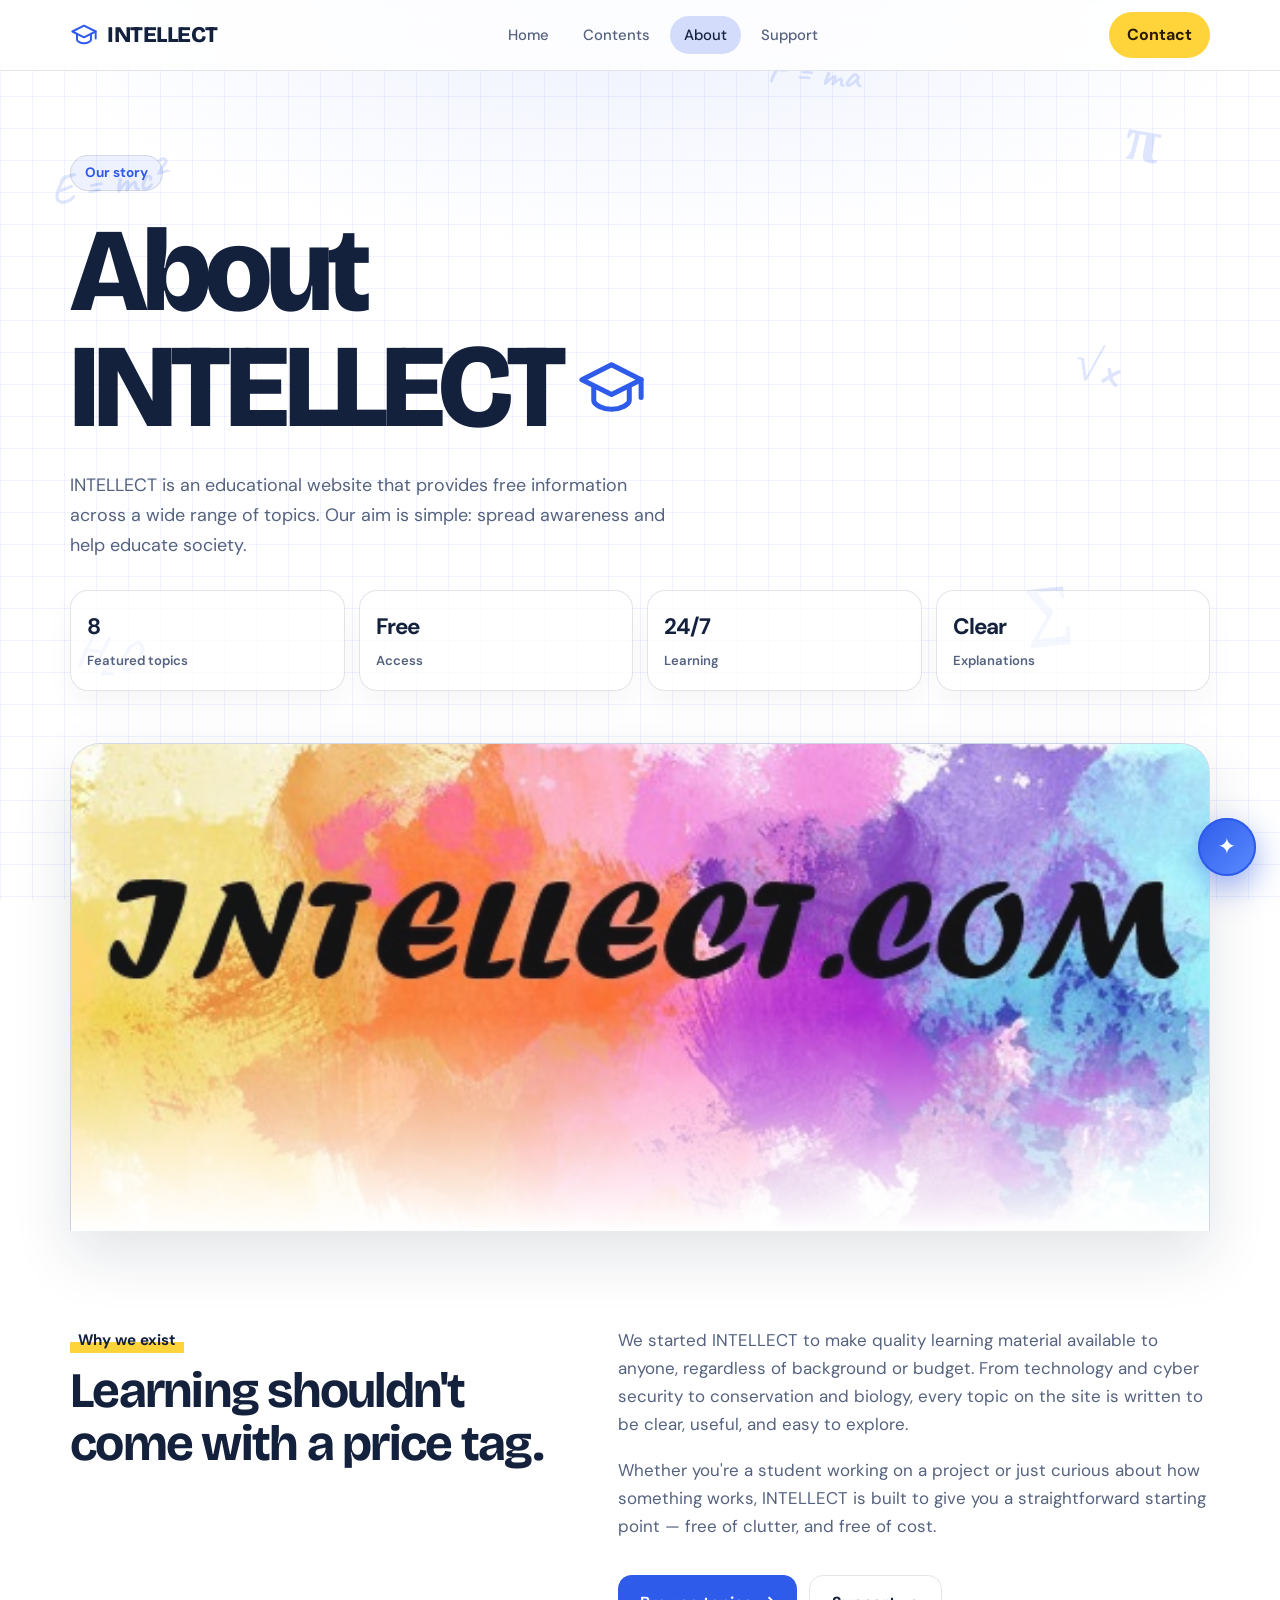
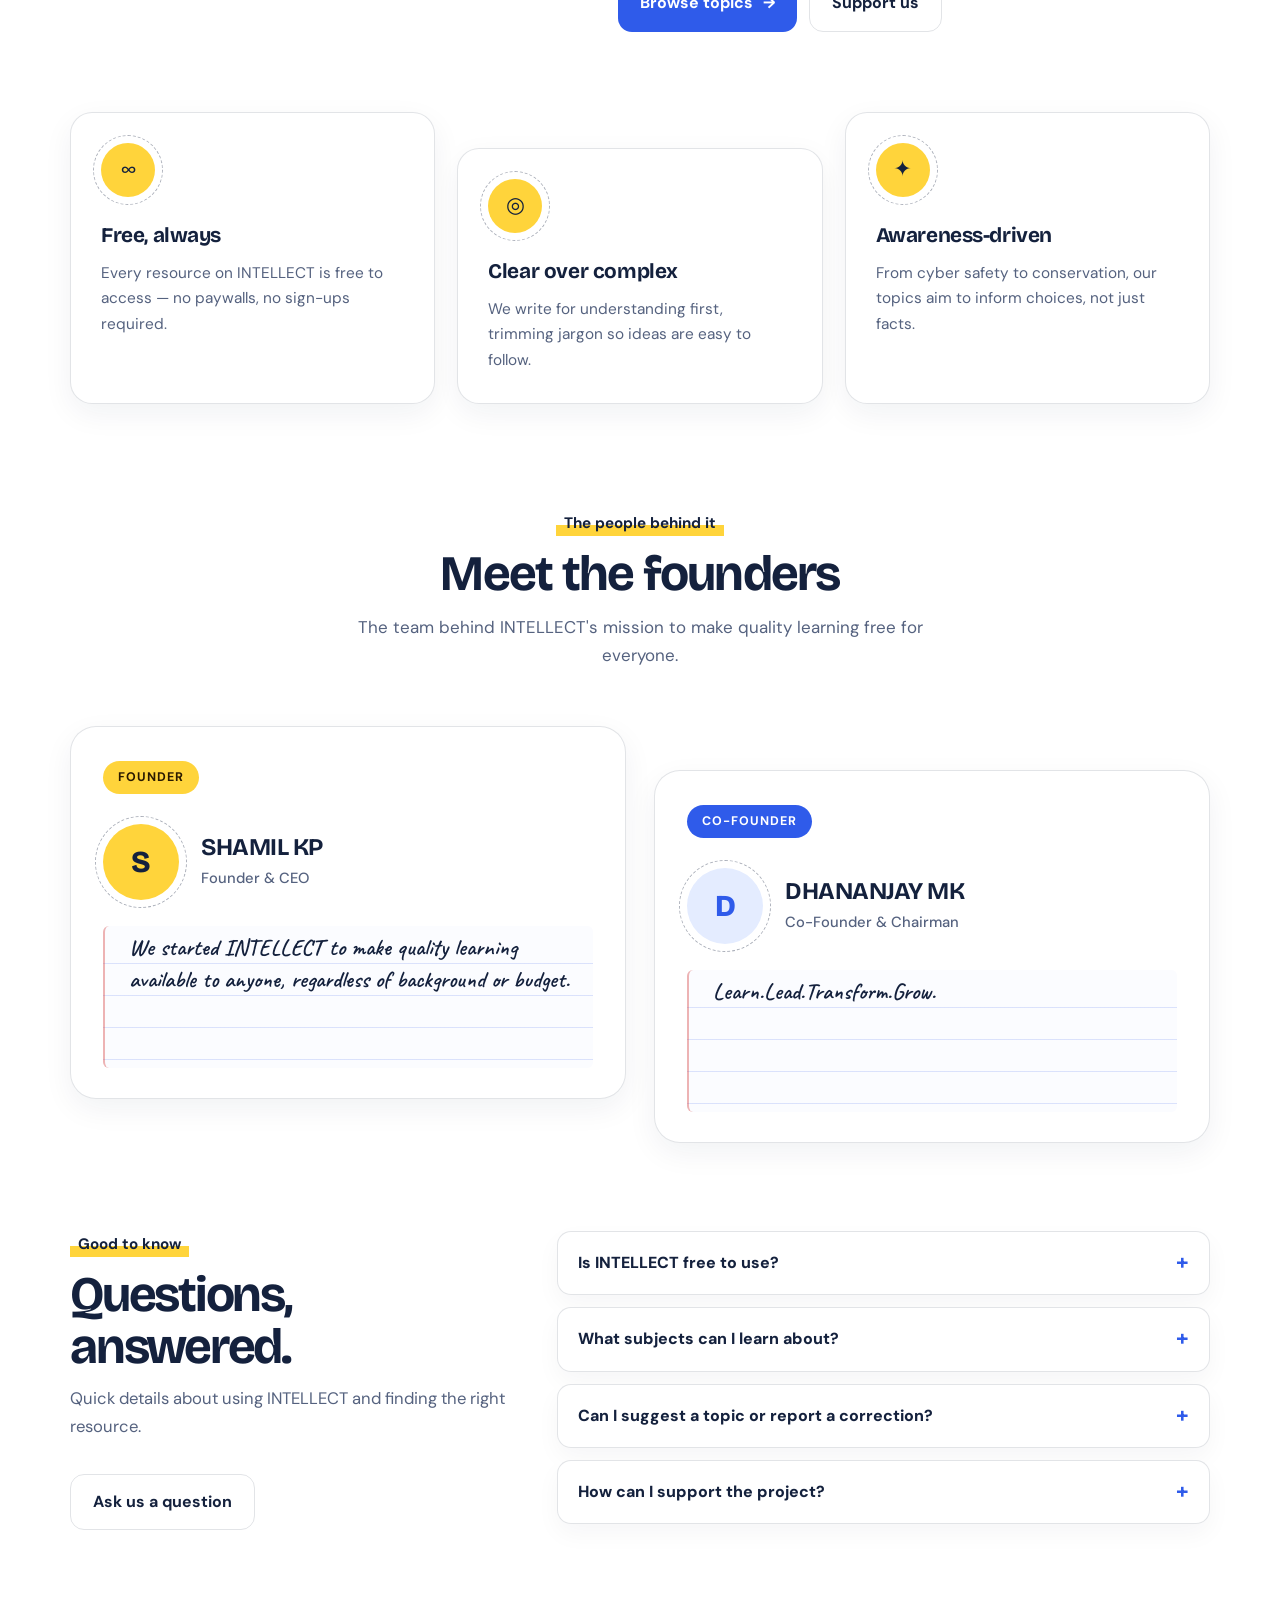
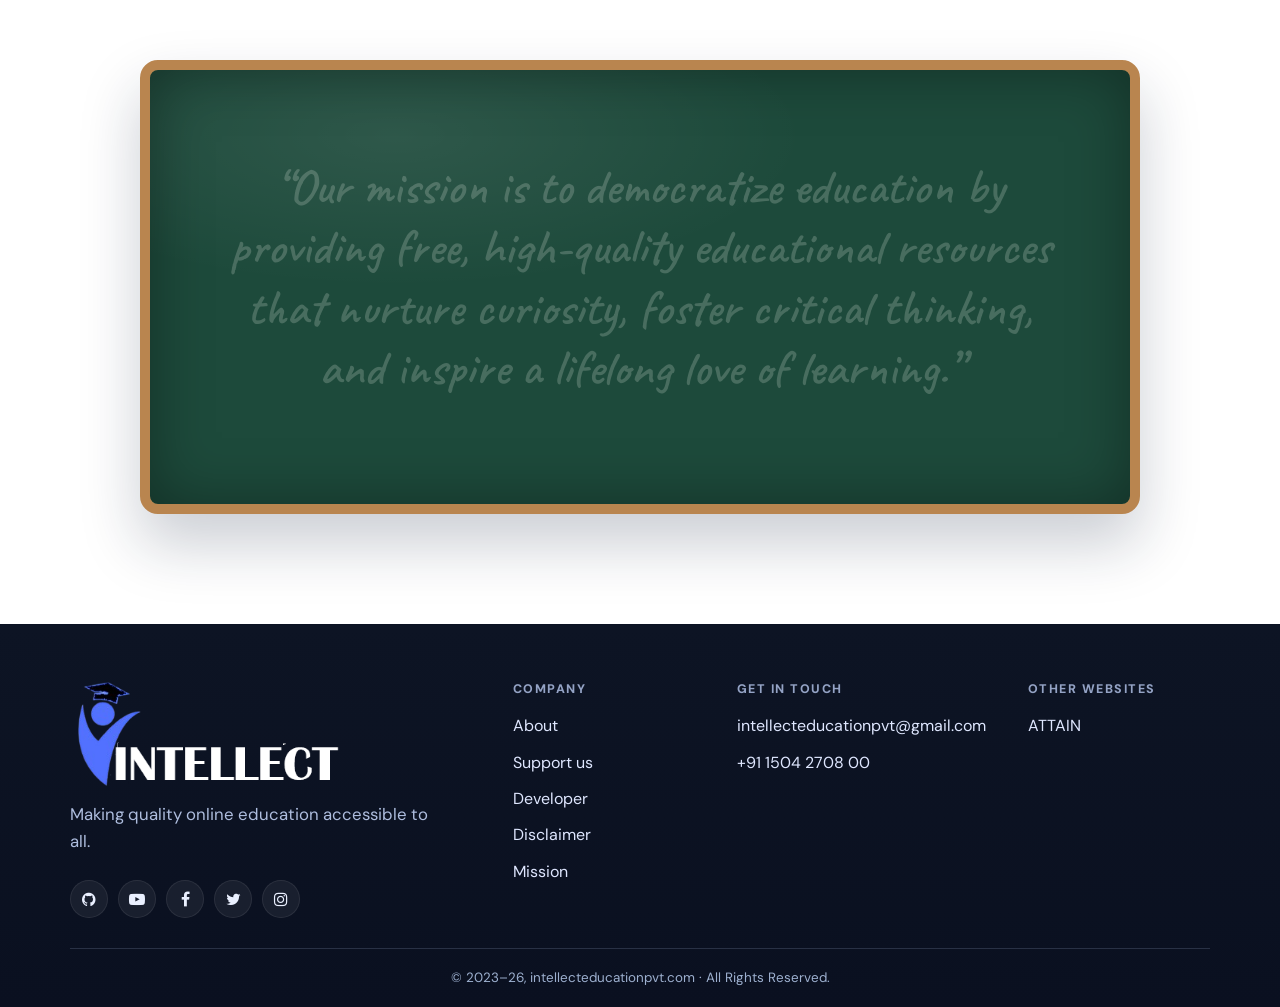
<file: about.html>
<!DOCTYPE html>
<html lang="en">
<head>

<meta charset="UTF-8">
<meta name="viewport" content="width=device-width, initial-scale=1.0">
<meta name="description" content="About INTELLECT — free, accessible educational resources.">
<meta name="theme-color" content="#ffffff">
<title>About | INTELLECT</title>
<link rel="icon" type="image/x-icon" href="olp/logo5.png">
<link rel="preconnect" href="https://fonts.googleapis.com">
<link rel="preconnect" href="https://fonts.gstatic.com" crossorigin>
<link href="https://fonts.googleapis.com/css2?family=Bricolage+Grotesque:opsz,wght@12..96,200..800&family=DM+Sans:wght@400;500;700&family=Caveat:wght@600&display=swap" rel="stylesheet">
<link rel="stylesheet" href="https://cdnjs.cloudflare.com/ajax/libs/font-awesome/4.7.0/css/font-awesome.min.css">
<script>document.documentElement.className='js'</script>
<style>
:root{--bg:#fff;--soft:#f3f6ff;--soft2:#e4ecff;--text:#14213d;--muted:#55627f;--primary:#2f5bea;--accent:#ffd43b;--grid:rgba(47,91,234,.07);--line:rgba(20,33,61,.12)}
*{box-sizing:border-box;margin:0;padding:0}
html{scroll-behavior:smooth}
body{font-family:"DM Sans",system-ui,sans-serif;color:var(--text);line-height:1.65;overflow-x:hidden;background:radial-gradient(70% 40% at 50% 0%,rgba(47,91,234,.09),transparent 70%),linear-gradient(var(--grid) 1px,transparent 1px) 0 0/32px 32px,linear-gradient(90deg,var(--grid) 1px,transparent 1px) 0 0/32px 32px,var(--bg);background-attachment:fixed}
a{color:inherit;text-decoration:none}
button,input{font:inherit}
:focus-visible{outline:2px solid var(--primary);outline-offset:3px}
h1,h2,h3,.brand,.fb,.mark,blockquote{font-family:"Bricolage Grotesque","DM Sans",sans-serif}
.doodles{position:fixed;inset:0;z-index:-1;pointer-events:none;overflow:hidden}
.doodles span{position:absolute;left:var(--x);top:var(--y);font:600 var(--s,2.4rem)/1 Caveat,cursive;color:rgba(47,91,234,.16);transform:rotate(var(--r));animation:bob 9s ease-in-out infinite;animation-delay:var(--d)}
.wrap{width:min(1140px,calc(100% - 40px));margin:auto}
.bar{position:fixed;top:0;left:0;width:100%;height:3px;z-index:60;transform:scaleX(0);transform-origin:0 50%;background:linear-gradient(90deg,var(--primary),var(--accent))}

/* Nav */
.nav{position:sticky;top:0;z-index:50;background:rgba(255,255,255,.82);backdrop-filter:blur(14px);-webkit-backdrop-filter:blur(14px);border-bottom:1px solid var(--line)}
.nav .wrap{display:flex;align-items:center;justify-content:space-between;gap:24px;min-height:70px}
.brand{display:inline-flex;align-items:center;gap:9px;font-size:1.4rem;font-weight:800;letter-spacing:-.02em}
.brand svg{width:28px;height:28px;color:var(--primary)}
.cap,.brand svg{fill:none;stroke:currentColor;stroke-width:1.7;stroke-linecap:round;stroke-linejoin:round}
.links{display:flex;gap:6px;list-style:none}
.links a{padding:9px 14px;color:var(--muted);font-weight:500;font-size:.93rem;border-radius:999px;transition:color .25s,background .25s}
.links a:hover,.links a.on{color:var(--text);background:rgba(47,91,234,.2)}
.pill{border:0;border-radius:999px;padding:10px 18px;background:var(--accent);color:#2a1a00;font-weight:700;cursor:pointer;transition:transform .25s,box-shadow .25s}
.pill:hover{transform:translateY(-2px);box-shadow:0 10px 30px rgba(255,212,59,.35)}

/* Hero */
.hero{padding:84px 0 0}
.tag{display:inline-block;padding:6px 14px;border:1px solid var(--line);border-radius:999px;color:var(--primary);font-size:.85rem;font-weight:700;background:rgba(47,91,234,.08);animation:up .9s both}
.hero h1{margin-top:22px;font-size:clamp(2.8rem,12vw,7.4rem);line-height:.98;letter-spacing:-.045em;font-weight:800}
.hero h1 .w{display:inline-block;opacity:0;transform:translateY(.5em);filter:blur(8px);animation:rise 1s cubic-bezier(.2,.8,.2,1) forwards;animation-delay:calc(var(--i)*.15s + .15s)}
.cap{display:inline-block;width:.6em;height:.6em;margin-left:.12em;vertical-align:.02em;color:var(--primary);animation:toss 1.4s 1s cubic-bezier(.3,1.2,.5,1) both}
.lead{margin-top:26px;max-width:600px;color:var(--muted);font-size:1.12rem;animation:up .9s .75s both}
.frame{position:relative;margin-top:52px;aspect-ratio:21/9;min-height:210px;overflow:hidden;border:1px solid var(--line);border-bottom:0;border-radius:30px 30px 0 0;background:linear-gradient(135deg,var(--soft),var(--soft2));box-shadow:0 24px 60px rgba(20,33,61,.12);animation:up 1s 1s both}
.frame img{position:absolute;left:0;top:-10%;width:100%;height:120%;object-fit:cover;opacity:.92;transform:translateY(var(--py,0px))}
.frame::after{content:"";position:absolute;inset:0;background:linear-gradient(180deg,transparent 55%,var(--bg))}

/* Story */
.sec{padding:96px 0}
.story{display:grid;grid-template-columns:.9fr 1.1fr;gap:64px;align-items:start}
.story>div:first-child{position:sticky;top:110px}
.kick{display:inline-block;margin-bottom:12px;padding:0 8px;font-size:.95rem;font-weight:700;background:linear-gradient(transparent 55%,var(--accent) 55%)}
.story h2{font-size:clamp(2rem,4vw,3.1rem);line-height:1.05;letter-spacing:-.035em}
.copy p{max-width:62ch;color:var(--muted);font-size:1.06rem}
.copy p+p{margin-top:18px}
.cta{margin-top:34px;display:flex;gap:12px;flex-wrap:wrap}
.btn{display:inline-flex;align-items:center;gap:10px;padding:14px 22px;border-radius:14px;font-weight:700;transition:transform .25s,box-shadow .25s,background .25s}
.btn b{font-weight:700;transition:transform .25s}
.btn:hover b{transform:translateX(5px)}
.btn.main{background:var(--primary);color:#fff}
.btn.main:hover{transform:translateY(-3px);box-shadow:0 14px 34px rgba(47,91,234,.45)}
.btn.ghost{border:1px solid var(--line)}
.btn.ghost:hover{background:rgba(47,91,234,.07);transform:translateY(-3px)}

/* Values */
.values{display:grid;grid-template-columns:repeat(3,1fr);gap:22px;margin-top:80px}
.card{position:relative;padding:30px;overflow:hidden;border:1px solid var(--line);border-radius:22px;background:#fff;box-shadow:0 10px 30px rgba(20,33,61,.06);transition:transform .35s cubic-bezier(.2,.8,.2,1),border-color .3s,opacity .8s ease var(--d,0s),translate .8s cubic-bezier(.2,.8,.2,1) var(--d,0s)}
.card:nth-child(2){margin-top:36px}
.card::before{content:"";position:absolute;inset:0;background:radial-gradient(280px circle at var(--mx,50%) var(--my,0%),rgba(47,91,234,.1),transparent 70%);opacity:0;transition:opacity .3s}
.card:hover{border-color:rgba(47,91,234,.45)}
.card:hover::before{opacity:1}
.card>*{position:relative}
.orb{position:relative;width:54px;height:54px;display:grid;place-items:center;border-radius:50%;font-size:1.35rem;color:var(--text);background:var(--accent)}
.orb::before{content:"";position:absolute;inset:-8px;border-radius:50%;border:1.5px dashed rgba(20,33,61,.35);animation:spin 14s linear infinite}
.card h3{margin-top:22px;font-size:1.3rem;letter-spacing:-.02em}
.card p{margin-top:8px;color:var(--muted);font-size:.96rem}

/* Team */
.team{padding:10px 0 70px;scroll-margin-top:70px}
.team-head{max-width:620px;margin:0 auto 56px;text-align:center}
.team-head h2{font-size:clamp(2rem,4vw,3.1rem);line-height:1.05;letter-spacing:-.035em}
.team-head p{margin-top:14px;color:var(--muted);font-size:1.06rem}
.people{display:grid;grid-template-columns:repeat(2,1fr);gap:28px;align-items:start}
.person{position:relative;padding:34px 32px 30px;overflow:hidden;border:1px solid var(--line);border-radius:26px;background:#fff;box-shadow:0 10px 30px rgba(20,33,61,.06);transition:transform .35s cubic-bezier(.2,.8,.2,1),border-color .3s,opacity .8s ease var(--d,0s),translate .8s cubic-bezier(.2,.8,.2,1) var(--d,0s)}
.person:nth-child(2){margin-top:44px}
.person::before{content:"";position:absolute;inset:0;background:radial-gradient(320px circle at var(--mx,50%) var(--my,0%),rgba(47,91,234,.1),transparent 70%);opacity:0;transition:opacity .3s}
.person:hover{border-color:rgba(47,91,234,.45)}
.person:hover::before{opacity:1}
.person>*{position:relative}
.role{display:inline-block;overflow:hidden;padding:6px 15px;border-radius:999px;font-size:.78rem;font-weight:700;letter-spacing:.08em;text-transform:uppercase;animation:bob 6s ease-in-out infinite}
.role::after{content:"";position:absolute;inset:0;background:linear-gradient(110deg,transparent 30%,rgba(255,255,255,.7) 50%,transparent 70%);transform:translateX(-130%);animation:shine 3.8s ease-in-out infinite}
.role.f{background:var(--accent);color:#2a1a00}
.role.c{background:var(--primary);color:#fff;animation-delay:-3s}
.ph{display:flex;align-items:center;gap:22px;margin-top:22px}
.av{position:relative;flex:none;width:76px;height:76px;display:grid;place-items:center;border-radius:50%;font:800 1.9rem/1 "Bricolage Grotesque",sans-serif;background:var(--soft2);color:var(--primary)}
.av.f{background:var(--accent);color:var(--text)}
.av::before{content:"";position:absolute;inset:-8px;border-radius:50%;border:1.5px dashed rgba(20,33,61,.35);animation:spin 14s linear infinite}
.person h3{font-size:1.5rem;line-height:1.15;letter-spacing:-.02em}
.who{margin-top:4px;color:var(--muted);font-size:.92rem;font-weight:500}
.note{margin-top:26px;padding:6px 18px 8px 24px;border-left:2px solid rgba(214,69,69,.4);border-radius:6px;background:repeating-linear-gradient(transparent 0 31px,rgba(47,91,234,.16) 31px 32px) 0 6px,#fbfcff}
.note p{min-height:128px;font:600 1.45rem/32px Caveat,cursive;color:var(--text)}
.js .note p{clip-path:inset(0 100% 0 0);transition:clip-path 1.8s cubic-bezier(.3,.7,.2,1) .5s}
.js .person.in .note p{clip-path:inset(0)}

/* Stats */
.stats{display:grid;grid-template-columns:repeat(4,minmax(0,1fr));gap:14px;margin-top:30px;animation:up .9s .9s both}
.stat{padding:18px 16px;border:1px solid var(--line);border-radius:18px;background:rgba(255,255,255,.7);box-shadow:0 12px 30px rgba(17,24,39,.04)}
.stat strong{display:block;font-size:1.4rem;letter-spacing:-.04em}
.stat span{display:block;margin-top:4px;color:var(--muted);font-size:.82rem;font-weight:600}

/* FAQ */
.faq{padding:18px 0 90px}
.faq-layout{display:grid;grid-template-columns:.8fr 1.2fr;gap:52px;align-items:start}
.faq-head{position:sticky;top:110px}
.faq-head h2{font-size:clamp(2rem,4vw,3.1rem);line-height:1.05;letter-spacing:-.045em}
.faq-head p{margin-top:12px;color:var(--muted);font-size:1.04rem}
.faq-list{display:grid;gap:12px}
.faq-list details{border:1px solid var(--line);border-radius:14px;background:rgba(255,255,255,.82);box-shadow:0 10px 24px rgba(20,33,61,.04)}
.faq-list summary{position:relative;padding:18px 48px 18px 20px;cursor:pointer;list-style:none;font-weight:800}
.faq-list summary::-webkit-details-marker{display:none}
.faq-list summary::after{content:"+";position:absolute;right:20px;top:50%;transform:translateY(-50%);color:var(--primary);font-size:1.35rem}
.faq-list details[open] summary::after{content:"\2212"}
.faq-list details p{padding:0 20px 20px;color:var(--muted)}
.faq-list details a{color:var(--primary);font-weight:700;text-decoration:underline;text-underline-offset:3px}

/* Mission */
.mission{padding:40px 0 110px;scroll-margin-top:70px}
.board{position:relative;max-width:1000px;margin:auto;padding:60px clamp(22px,6vw,72px) 52px;border:10px solid #b9854f;border-radius:18px;text-align:center;color:#f4f7ef;background:radial-gradient(60% 50% at 25% 15%,rgba(255,255,255,.08),transparent 70%),#1d4a3b;box-shadow:0 30px 60px rgba(20,33,61,.22),inset 0 0 60px rgba(0,0,0,.35)}
.mark{width:64px;height:64px;margin:0 auto 24px;display:grid;place-items:center;border:2px dashed rgba(244,247,239,.6);border-radius:50%;font:600 2rem/1 Caveat,cursive}
blockquote{font-family:Caveat,cursive;font-size:clamp(1.9rem,4.2vw,3.1rem);font-weight:600;line-height:1.22}
.mw{opacity:.2;transition:opacity .35s}
.mw.on{opacity:1}
cite{display:block;margin-top:28px;color:#cfe3d6;font-style:normal;font-weight:700;letter-spacing:.02em}

/* Footer */
footer{padding:60px 0 26px;border-top:1px solid var(--line);background:var(--soft)}
.fg{display:grid;grid-template-columns:1.4fr 1fr 1fr;gap:48px}
.fb{font-size:2rem;font-weight:800;letter-spacing:-.03em}
.fc{max-width:380px;margin-top:12px;color:var(--muted)}
.ft{color:var(--muted);font-size:.88rem;font-weight:700}
.fl{margin-top:14px;list-style:none}
.fl li+li{margin-top:9px}
.fl a{color:var(--text);background:linear-gradient(var(--accent),var(--accent)) 0 100%/0 3px no-repeat;transition:background-size .3s,color .3s}
.fl a:hover{background-size:100% 3px}
.fbot{margin-top:44px;padding-top:20px;border-top:1px solid var(--line);color:var(--muted);font-size:.82rem;text-align:center}

/* Chatbot */
#ct{position:fixed;right:24px;bottom:24px;z-index:80;width:58px;height:58px;border:0;border-radius:50%;background:linear-gradient(135deg,var(--primary),#5b8cff);color:#fff;font-size:1.4rem;cursor:pointer;box-shadow:0 12px 32px rgba(47,91,234,.5);transition:transform .3s}
#ct:hover{transform:scale(1.08) rotate(12deg)}
#ct::before{content:"";position:absolute;inset:0;border-radius:50%;border:2px solid var(--primary);animation:ping 2.6s ease-out infinite}
#chatbot{position:fixed;right:24px;bottom:96px;z-index:79;width:min(360px,calc(100vw - 32px));overflow:hidden;border:1px solid var(--line);border-radius:20px;background:var(--soft);box-shadow:0 30px 80px rgba(20,33,61,.25);opacity:0;visibility:hidden;transform:translateY(16px) scale(.96);transform-origin:100% 100%;transition:opacity .3s,transform .3s,visibility .3s}
#chatbot.open{opacity:1;visibility:visible;transform:none}
.ch{display:flex;justify-content:space-between;align-items:center;padding:15px 18px;background:var(--primary);color:#fff;font-weight:700}
.ch button{border:0;background:none;color:#fff;font-size:22px;cursor:pointer}
#chatbox{height:250px;overflow-y:auto;padding:15px;background:var(--bg)}
.msg{max-width:85%;margin-bottom:10px;padding:9px 13px;border-radius:14px;font-size:.88rem;animation:up .3s both}
.msg.user{margin-left:auto;background:var(--primary);color:#fff}
.msg.bot{background:var(--soft);border:1px solid var(--line)}
.msg a{color:var(--primary);text-decoration:underline}
.ci{display:flex;border-top:1px solid var(--line)}
.ci input{flex:1;padding:13px;border:0;outline:none;background:var(--soft);color:var(--text)}
.ci button{padding:0 18px;border:0;background:var(--accent);color:#2a1a00;font-weight:700;cursor:pointer}

/* Reveal + motion */
.js .rv{opacity:0;translate:0 28px;transition:opacity .8s ease var(--d,0s),translate .8s cubic-bezier(.2,.8,.2,1) var(--d,0s)}
.js .card.rv{transition:transform .35s cubic-bezier(.2,.8,.2,1),border-color .3s,opacity .8s ease var(--d,0s),translate .8s cubic-bezier(.2,.8,.2,1) var(--d,0s)}
.js .person.rv{transition:transform .35s cubic-bezier(.2,.8,.2,1),border-color .3s,opacity .8s ease var(--d,0s),translate .8s cubic-bezier(.2,.8,.2,1) var(--d,0s)}
.js .rv.in{opacity:1;translate:0 0}
@keyframes rise{to{opacity:1;transform:none;filter:none}}
@keyframes up{from{opacity:0;transform:translateY(24px)}}
@keyframes toss{0%{opacity:0;transform:translateY(.7em) rotate(-40deg) scale(.4)}55%{opacity:1;transform:translateY(-.6em) rotate(210deg) scale(1.1)}100%{opacity:1;transform:none}}
@keyframes bob{50%{translate:0 -16px}}
@keyframes spin{to{transform:rotate(360deg)}}
@keyframes shine{0%,55%{transform:translateX(-130%)}100%{transform:translateX(130%)}}
@keyframes ping{0%{transform:scale(1);opacity:.7}100%{transform:scale(1.7);opacity:0}}

@media(max-width:860px){
.story{grid-template-columns:1fr;gap:28px}
.story>div:first-child{position:static}
.values{grid-template-columns:1fr;margin-top:56px}
.card:nth-child(2){margin-top:0}
.people{grid-template-columns:1fr}
.person:nth-child(2){margin-top:0}
.fg{grid-template-columns:1fr 1fr}
.faq-layout{grid-template-columns:1fr;gap:24px}
.faq-head{position:static}
}
@media(max-width:600px){
.wrap{width:calc(100% - 28px)}
.nav .wrap{flex-wrap:wrap;justify-content:center;gap:2px 12px;padding:8px 0;min-height:0}
.pill{display:none}
.links{gap:0}
.links a{padding:8px 10px;font-size:.82rem}
.hero{padding-top:48px}
.sec{padding:64px 0}
.mission{padding:24px 0 72px}
.stats{grid-template-columns:repeat(2,minmax(0,1fr))}
.faq{padding:10px 0 64px}
.person{padding:26px 22px}
.ph{gap:16px}
.doodles span:nth-child(n+5){display:none}
.fg{grid-template-columns:1fr}
}
@media(prefers-reduced-motion:reduce){
*,*::before,*::after{animation:none!important;transition:none!important;scroll-behavior:auto!important}
.hero h1 .w{opacity:1;transform:none;filter:none}
.js .rv{opacity:1!important;translate:none!important}
.mw{opacity:1}
.js .note p{clip-path:none!important}
}
</style>
</head>
<body>
<div class="doodles" aria-hidden="true">
<span style="--x:4%;--y:18%;--r:-8deg;--s:2.6rem;--d:0s">E = mc²</span>
<span style="--x:88%;--y:12%;--r:10deg;--s:4rem;--d:-2s">π</span>
<span style="--x:80%;--y:64%;--r:-6deg;--s:4.2rem;--d:-4s">∑</span>
<span style="--x:6%;--y:70%;--r:7deg;--s:2.8rem;--d:-1s">H₂O</span>
<span style="--x:48%;--y:86%;--r:-10deg;--s:3.4rem;--d:-5s">A+</span>
<span style="--x:84%;--y:38%;--r:12deg;--s:3rem;--d:-3s">√x</span>
<span style="--x:60%;--y:6%;--r:5deg;--s:2.4rem;--d:-6s">F = ma</span>
<span style="--x:22%;--y:90%;--r:-5deg;--s:2.4rem;--d:-7s">{ code }</span>
</div>
<div class="bar"></div>
<svg width="0" height="0" style="position:absolute" aria-hidden="true"><symbol id="capi" viewBox="0 0 24 24"><path d="M2 9l10-5 10 5-10 5z"/><path d="M6 11.5V16c0 1.5 3 3 6 3s6-1.5 6-3v-4.5M22 9v6"/></symbol></svg>

<header class="nav">
<div class="wrap">
<a class="brand" href="index.html"><svg aria-hidden="true"><use href="#capi"/></svg>INTELLECT</a>
<nav aria-label="Main navigation">
<ul class="links">
<li><a href="index.html">Home</a></li>
<li><a href="mweb.html">Contents</a></li>
<li><a href="about.html" class="on">About</a></li>
<li><a href="form.html">Support</a></li>
</ul>
</nav>
<button class="pill" onclick="alert('Contact: +91 008 245 2944')">Contact</button>
</div>
</header>

<main>
<section class="hero">
<div class="wrap">
<span class="tag">Our story</span>
<h1 aria-label="About INTELLECT"><span class="w" style="--i:0">About</span><br><span class="w" style="--i:1">INTELLECT</span><svg class="cap" aria-hidden="true"><use href="#capi"/></svg></h1>
<p class="lead">INTELLECT is an educational website that provides free information across a wide range of topics. Our aim is simple: spread awareness and help educate society.</p>
<div class="stats">
<div class="stat"><strong>8</strong><span>Featured topics</span></div>
<div class="stat"><strong>Free</strong><span>Access</span></div>
<div class="stat"><strong>24/7</strong><span>Learning</span></div>
<div class="stat"><strong>Clear</strong><span>Explanations</span></div>
</div>
<div class="frame"><img src="olp/slide3.jpeg" alt="INTELLECT"></div>
</div>
</section>

<section class="sec">
<div class="wrap">
<div class="story">
<div class="rv">
<div class="kick">Why we exist</div>
<h2>Learning shouldn't come with a price tag.</h2>
</div>
<div class="copy rv" style="--d:.12s">
<p>We started INTELLECT to make quality learning material available to anyone, regardless of background or budget. From technology and cyber security to conservation and biology, every topic on the site is written to be clear, useful, and easy to explore.</p>
<p>Whether you're a student working on a project or just curious about how something works, INTELLECT is built to give you a straightforward starting point — free of clutter, and free of cost.</p>
<div class="cta">
<a class="btn main" href="mweb.html">Browse topics <b>→</b></a>
<a class="btn ghost" href="form.html">Support us</a>
</div>
</div>
</div>

<div class="values">
<div class="card rv"><div class="orb">∞</div><h3>Free, always</h3><p>Every resource on INTELLECT is free to access — no paywalls, no sign-ups required.</p></div>
<div class="card rv" style="--d:.12s"><div class="orb">◎</div><h3>Clear over complex</h3><p>We write for understanding first, trimming jargon so ideas are easy to follow.</p></div>
<div class="card rv" style="--d:.24s"><div class="orb">✦</div><h3>Awareness-driven</h3><p>From cyber safety to conservation, our topics aim to inform choices, not just facts.</p></div>
</div>
</div>
</section>

<section class="team" id="team">
<div class="wrap">
<div class="team-head rv">
<div class="kick">The people behind it</div>
<h2>Meet the founders</h2>
<p>The team behind INTELLECT's mission to make quality learning free for everyone.</p>
</div>
<div class="people">
<article class="person rv">
<span class="role f">Founder</span>
<div class="ph"><div class="av f">S</div><div><h3>SHAMIL KP</h3><div class="who">Founder &amp; CEO</div></div></div>
<div class="note"><p><!-- EDIT: founder's message / bio -->We started INTELLECT to make quality learning available to anyone, regardless of background or budget.</p></div>
</article>
<article class="person rv" style="--d:.15s">
<span class="role c">Co-Founder</span>
<div class="ph"><div class="av">D</div><div><h3>DHANANJAY MK</h3><div class="who">Co-Founder & Chairman</div></div></div>
<div class="note"><p>Learn.Lead.Transform.Grow. </p></div>
</article>
</div>
</div>
</section>

<section class="faq" id="faq">
<div class="wrap faq-layout">
<div class="faq-head rv">
<div class="kick">Good to know</div>
<h2>Questions, answered.</h2>
<p>Quick details about using INTELLECT and finding the right resource.</p>
<div class="cta"><a class="btn ghost" href="form.html">Ask us a question</a></div>
</div>
<div class="faq-list rv" style="--d:.12s">
<details>
<summary>Is INTELLECT free to use?</summary>
<p>Yes. The learning resources are free to read, and you do not need to create an account to browse the site.</p>
</details>
<details>
<summary>What subjects can I learn about?</summary>
<p>The library covers technology, science, environment, digital safety, health awareness, and related topics. <a href="mweb.html">Browse the contents</a> to see the current collection.</p>
</details>
<details>
<summary>Can I suggest a topic or report a correction?</summary>
<p>Yes. Send the team a message through the <a href="form.html">support page</a> with your topic suggestion or the page details that need attention.</p>
</details>
<details>
<summary>How can I support the project?</summary>
<p>You can share the resources, send feedback, volunteer ideas, or contact the team through the <a href="form.html">support page</a>.</p>
</details>
</div>
</div>
</section>

<section class="mission" id="missions">
<div class="wrap">
<div class="board rv">
    
    <br>
<!-- <div class="mark">I</div> -->
<blockquote>“Our mission is to democratize education by providing free, high-quality educational resources that nurture curiosity, foster critical thinking, and inspire a lifelong love of learning.”</blockquote>
<!-- <cite>— JOHAN JOHN MATHEW, FOUNDER &amp; CEO</cite> -->
 <br>
 <br>
</div>
</div>
</section>
</main>


<footer>
  <div class="wrap footer-shell">
    <div class="footer-grid">
      <div>
        <div class="footer-brand">
           <img src="olp/logo3NW.png" alt="INTELLECT footer logo" class="footer-logo" height="110px">
       
        </div>
        <p class="footer-copy">Making quality online education accessible to all.</p>
        <div class="socials">
          <a href="#" aria-label="GitHub"><i class="fa fa-github"></i></a>
          <a href="https://youtu.be/4VgtNE7UxeQ?si=o7RMczO2otVyLDxo" target="_blank" aria-label="YouTube"><i class="fa fa-youtube-play"></i></a>
          <a href="#" aria-label="Facebook"><i class="fa fa-facebook"></i></a>
          <a href="#" aria-label="Twitter"><i class="fa fa-twitter"></i></a>
          <a href="#" aria-label="Instagram"><i class="fa fa-instagram"></i></a>
        </div>
      </div>

      <div>
        <div class="footer-title">Company</div>
        <ul class="footer-links">
          <li><a href="about.html">About</a></li>
          <li><a href="form.html">Support us</a></li>
          <li><a href="portfolio.html" target="_blank">Developer</a></li>
          <li><a href="disclaimer.html" target="_blank">Disclaimer</a></li>
          <li><a href="#missions">Mission</a></li>
        </ul>
      </div>

      <div>
        <div class="footer-title">Get in touch</div>
        <ul class="footer-links">
          <li><a href="mailto:intellectsupport@gmail.com">intellecteducationpvt@gmail.com</a></li>
          <li><a href="tel:+910082452944">+91 1504 2708 00</a></li>
        </ul>
      </div>

      <div>
        <div class="footer-title">Other websites</div>
        <ul class="footer-links">
          <li><a href="attain.html" target="_blank">ATTAIN</a></li>
        </ul>
      </div>
    </div>

    <div class="footer-bottom">© 2023–26, intellecteducationpvt.com · All Rights Reserved.</div>
  </div>
</footer>

  <style>
/*footer*/footer{padding:54px 0 18px;border-top:1px solid var(--line);background:linear-gradient(180deg,#0d1424,#0a1020)}
.footer-shell{color:#e5ebff}
.footer-grid{display:grid;grid-template-columns:2.2fr 1fr 1fr 1fr;gap:42px;align-items:start}
.footer-brand{display:flex;align-items:center;gap:10px;font-size:2rem;font-weight:800;letter-spacing:-.06em}
.footer-brand svg{width:30px;height:30px;color:#8db8ff}
.footer-copy{max-width:380px;margin-top:12px;color:#aebdde;font-size:1.05rem}
.footer-title{font-size:.78rem;font-weight:800;letter-spacing:.12em;text-transform:uppercase;color:#94a3c5}
.footer-links{list-style:none;margin-top:14px}
.footer-links li+li{margin-top:10px}
.footer-links a{color:#dfe7ff;transition:color .25s}
.footer-links a:hover{color:#fff}
.socials{display:flex;flex-wrap:wrap;gap:10px;margin-top:24px}
.socials a{display:grid;place-items:center;width:38px;height:38px;border-radius:50%;background:rgba(255,255,255,.06);color:#eaf0ff;border:1px solid rgba(255,255,255,.08);transition:transform .25s,background .25s}
.socials a:hover{transform:translateY(-2px);background:rgba(255,255,255,.12)}
.footer-bottom{margin-top:30px;padding-top:18px;border-top:1px solid rgba(148,163,197,.22);color:#9db0cf;font-size:.84rem;text-align:center}

  </style>
<button id="ct" aria-label="Open chatbot" aria-expanded="false">✦</button>
<div id="chatbot" role="dialog" aria-label="Chatbot">
<div class="ch"><span>Chatbot | INTELLECT</span><button id="cc" aria-label="Close chatbot">&times;</button></div>
<div id="chatbox"></div>
<div class="ci"><input type="text" id="userinput" placeholder="Type a message..."><button id="sendbtn">Send</button></div>
</div>

<script>
/* Reveal on scroll */
const io=new IntersectionObserver(es=>es.forEach(e=>{if(e.isIntersecting){e.target.classList.add('in');io.unobserve(e.target)}}),{threshold:.15});
document.querySelectorAll('.rv').forEach(el=>io.observe(el));

/* Scroll progress, hero parallax, mission words lighting up */
const bar=document.querySelector('.bar'),img=document.querySelector('.frame img'),q=document.querySelector('blockquote');
q.innerHTML=q.textContent.trim().split(/\s+/).map(w=>'<span class="mw">'+w+'</span>').join(' ');
const mw=[...q.children];
function onScroll(){
const y=scrollY,h=document.documentElement.scrollHeight-innerHeight;
bar.style.transform='scaleX('+(h>0?y/h:0)+')';
img.style.setProperty('--py',Math.min(y*.04,18)+'px');
const r=q.getBoundingClientRect(),p=Math.min(1,Math.max(0,(innerHeight*.85-r.top)/(innerHeight*.5+r.height*.6))),n=Math.round(p*mw.length);
mw.forEach((s,i)=>s.classList.toggle('on',i<n))}
addEventListener('scroll',onScroll,{passive:true});onScroll();

/* Card spotlight + tilt */
document.querySelectorAll('.card,.person').forEach(c=>{
c.addEventListener('pointermove',e=>{const b=c.getBoundingClientRect(),x=(e.clientX-b.left)/b.width,y=(e.clientY-b.top)/b.height;
c.style.setProperty('--mx',x*100+'%');c.style.setProperty('--my',y*100+'%');
c.style.transform='perspective(800px) rotateX('+(.5-y)*8+'deg) rotateY('+(x-.5)*8+'deg) translateY(-6px)'});
c.addEventListener('pointerleave',()=>c.style.transform='')});

/* Chatbot */
const hi="Hi there! How can I assist you today?",it="Here you will get notes and a lot of information. INTELLECT guides you and helps you with your learning and projects.",dev="Want to know more about the developer? Visit the <a href='portfolio.html' target='_blank'>Developer Page</a>.",ok="It's my pleasure 😊",how="I'm just a bot, but I'm here to help you!";
const page=(t,u,l)=>"Want to know more about "+t+"? Visit our <a href='"+u+"' target='_blank'>"+l+"</a>.";
const responses={hello:hi,hlo:hi,hi:hi,intellect:it,"about intellect":it,"about developer":dev,developer:dev,"how are you":how,"how r u":how,"need help":"How can I help you today?",bye:"Goodbye! Have a great day!","thank u":ok,"thank you":ok,
drugs:page("drugs","web.html","Drug Page"),drug:page("drugs","web.html","Drug Page"),
"cyber security":page("Cyber Security","web2.html","Cyber Security Page"),hacking:page("hacking","web2.html","Hacking Page"),ai:page("AI","aii.html","AI Page"),
deforestation:page("deforestation","para.html","Deforestation Page"),"machine language":page("machine language","compprogram.html","Machine Language Page"),
"computer programming":page("computer programming","compprogram.html","Computer Programming Page"),"computer network":page("computer networks","networks.html","Computer Network Page"),
"flora and fauna":page("flora and fauna","flora.html","Flora and Fauna Page"),flora:page("flora","flora.html","Flora Page"),fauna:page("fauna","flora.html","Fauna Page"),
"project tiger":page("Project Tiger","flora.html","Project Tiger Page"),"cloud computing":page("Cloud Computing","cloud.html","Cloud Computing Page"),
"tips for learning":"Visit our learning guide website <a href='attain.html' target='_blank'>Attain</a>.",
"tips for improving memory":"Visit our learning guide website <a href='attain.html#memory' target='_blank'>Memory Improvement Page</a>.",
default:"Oops, I'm sorry, I didn't understand that."};
const cb=document.getElementById('chatbot'),box=document.getElementById('chatbox'),inp=document.getElementById('userinput'),ct=document.getElementById('ct');
function tog(o){cb.classList.toggle('open',o);ct.setAttribute('aria-expanded',o);if(o)inp.focus()}
ct.onclick=()=>tog(!cb.classList.contains('open'));
document.getElementById('cc').onclick=()=>tog(false);
document.getElementById('sendbtn').onclick=send;
inp.onkeydown=e=>{if(e.key==='Enter')send();if(e.key==='Escape')tog(false)};
function add(who,msg){const d=document.createElement('div');d.className='msg '+who;who==='user'?d.textContent=msg:d.innerHTML=msg;box.appendChild(d);box.scrollTop=box.scrollHeight}
function send(){const v=inp.value.trim();if(!v)return;add('user',v);inp.value='';setTimeout(()=>add('bot',responses[v.toLowerCase()]||responses.default),350)}
</script>
</body>
</html>
</file>
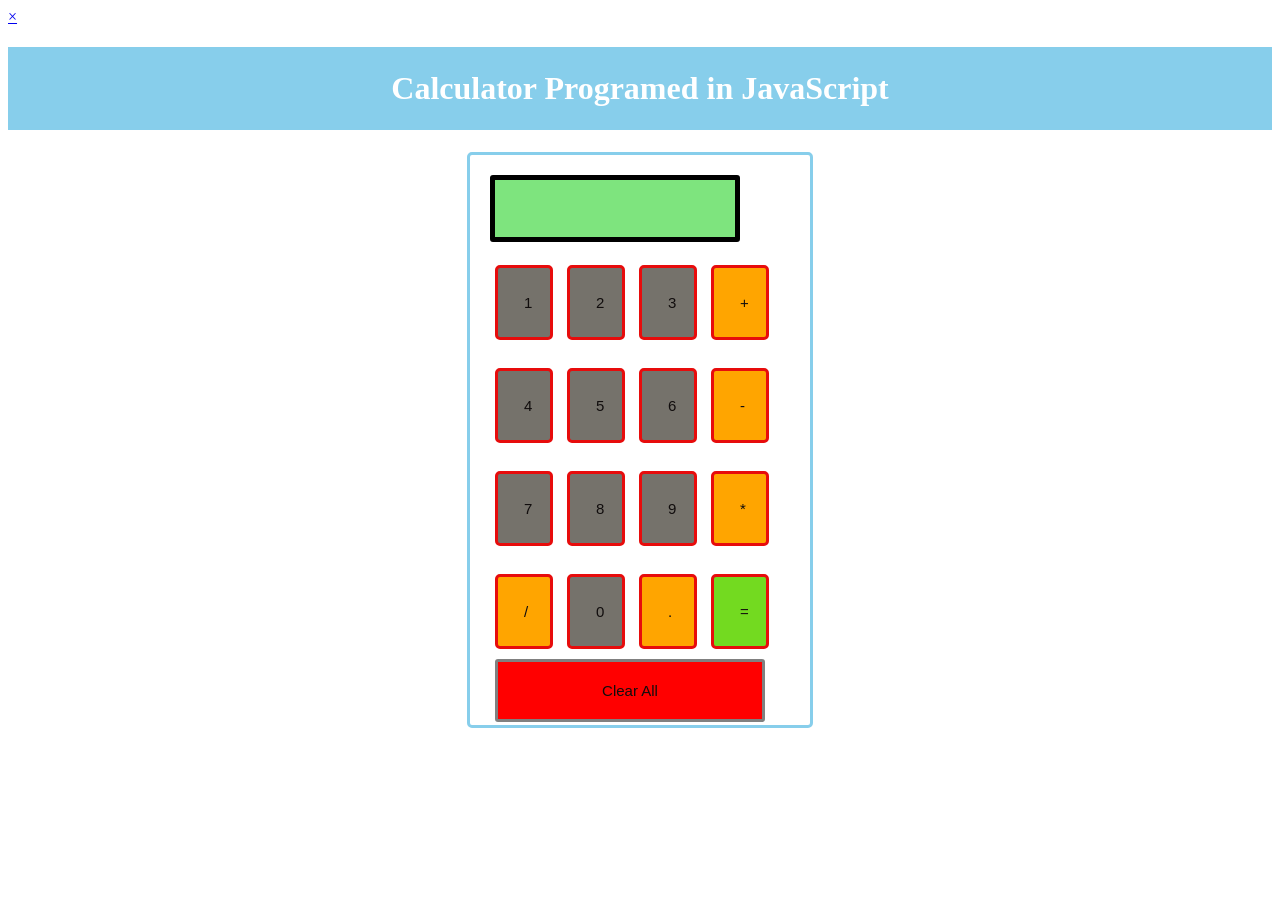
<file: calculator.html>
<html lang="en">

<head>
    <title> INTELLECT </title>
    <link rel="icon" type="image/x-icon" href="olp/logo5.png">
</head>

<style>
    h1 {
        text-align: center;
        padding: 23px;
        background-color: skyblue;
        color: white;
    }

    #clear {
        width: 270px;
        border: 3px solid gray;
        border-radius: 3px;
        padding: 20px;
        background-color: red;
    }

    .formstyle {
        width: 300px;
        height: 530px;
        margin: auto;
        border: 3px solid skyblue;
        border-radius: 5px;
        padding: 20px;
    }



    input {
        width: 20px;
        background-color: rgb(126, 228, 126);
        color: rgb(17, 13, 13);
        border: 3px solid rgb(231, 12, 12);
        border-radius: 5px;
        padding: 26px;
        margin: 5px;
        font-size: 15px;
    }


    #calc {
        width: 250px;
        border: 5px solid black;
        border-radius: 3px;
        padding: 20px;
        margin: auto;
    }
</style>

<a href="file:///D:/new%20website/compprogram.html "><span class="close">&times;</span></a>

<body>
    <h1> Calculator Programed in JavaScript </h1>
    <div class="formstyle">
        <form name="form1">

            <!-- This input box shows the button pressed by the user in calculator. -->
            <input id="calc" type="text" name="answer"> <br> <br>
            <!-- Display the calculator button on the screen. -->
            <!-- onclick() function display the number prsses by the user. -->
            <input type="button" value="1" onclick="form1.answer.value += '1' "
                style="background-color: rgb(117, 114, 107);">
            <input type="button" value="2" onclick="form1.answer.value += '2' "
                style="background-color: rgb(117, 114, 107);">
            <input type="button" value="3" onclick="form1.answer.value += '3' "
                style="background-color: rgb(117, 114, 107);">
            <input type="button" value="+" onclick="form1.answer.value += '+' " style="background-color: orange;">
            <br> <br>

            <input type="button" value="4" onclick="form1.answer.value += '4' "
                style="background-color: rgb(117, 114, 107);">
            <input type="button" value="5" onclick="form1.answer.value += '5' "
                style="background-color: rgb(117, 114, 107);">
            <input type="button" value="6" onclick="form1.answer.value += '6' "
                style="background-color: rgb(117, 114, 107);">
            <input type="button" value="-" onclick="form1.answer.value += '-' " style="background-color: orange;">
            <br> <br>

            <input type="button" value="7" onclick="form1.answer.value += '7' "
                style="background-color: rgb(117, 114, 107);">
            <input type="button" value="8" onclick="form1.answer.value += '8' "
                style="background-color: rgb(117, 114, 107);">
            <input type="button" value="9" onclick="form1.answer.value += '9' "
                style="background-color: rgb(117, 114, 107);">
            <input type="button" value="*" onclick="form1.answer.value += '*' " style="background-color: orange;">
            <br> <br>


            <input type="button" value="/" onclick="form1.answer.value += '/' " style="background-color: orange;">
            <input type="button" value="0" onclick="form1.answer.value += '0' "
                style="background-color: rgb(117, 114, 107);">
            <input type="button" value="." onclick="form1.answer.value += '.' " style="background-color: orange;">
            <!-- When we click on the '=' button, the onclick() shows the sum results on the calculator screen. -->
            <input type="button" value="=" onclick="form1.answer.value = eval(form1.answer.value) "
                style="background-color: rgb(115, 218, 32);">
            <br>
            <!-- Display the Cancel button and erase all data entered by the user. -->
            <input type="button" value="Clear All" onclick="form1.answer.value = ' ' " id="clear">
            <br>

        </form>
    </div>
</body>

</html>
</file>
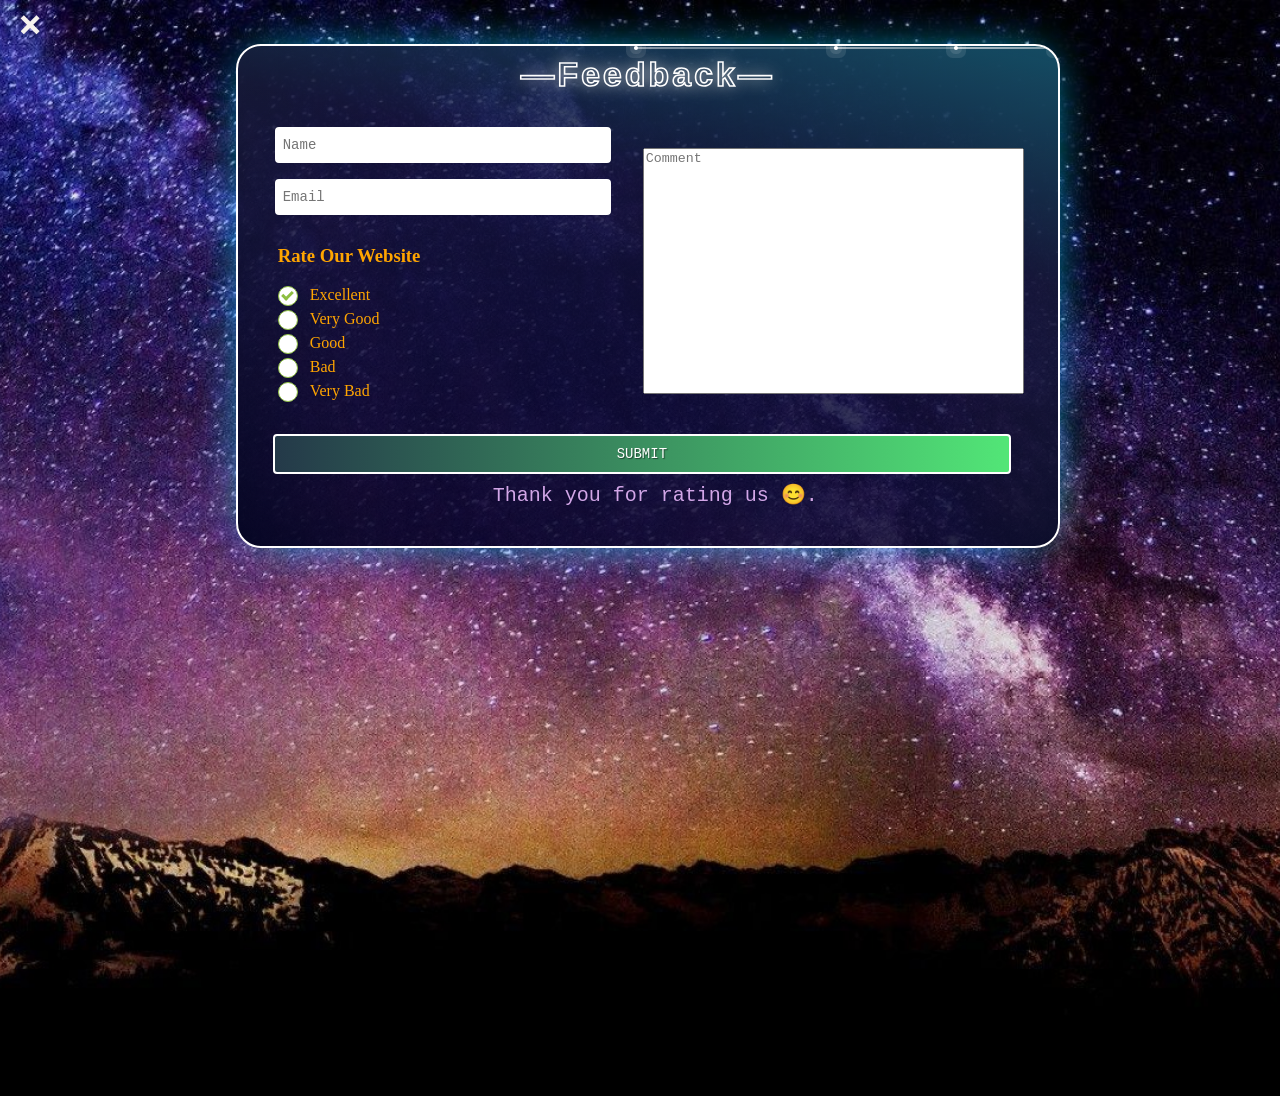
<file: counter.html>
<!DOCTYPE html>
<html lang="en">

<head>
    <meta charset="UTF-8">
    <meta name="viewport" content="width=device-width, initial-scale=1.0">
    <title>INTELLECT</title>
    <link rel="icon" type="image/x-icon" href="olp/logo5.png">
</head>

<body>
    <style>
        .close {
            color: rgb(245, 242, 237);
            padding-right: 20px;
            font-size: 40px;
            font-weight: 1000;
            float: left;
            position: absolute;
            top: 2px;
            left: 18px;
        }
    </style>
    <a href="index.html"><span class="close">&times;</span></a>


    <style>
        body {
            background: url(olp/form.jpg);
            background-size: cover;
            height: 120vh;
            background-position: center;
        }

        form {
            position: relative;
            left: 18%;

            display: block;
            padding: 2.2rem;
            max-width: 750px;
            max-height: 430px;

            background: linear-gradient(14deg,
                    rgba(2, 0, 36, 0.8) 0%,
                    rgba(24, 24, 65, 0.7) 66%,
                    rgb(20, 76, 99) 100%),
                radial-gradient(circle,
                    rgba(2, 0, 36, 0.5) 0%,
                    rgba(32, 15, 53, 0.2) 65%,
                    rgba(14, 29, 28, 0.9) 100%);
            border: 2px solid #fff;
            -webkit-box-shadow: rgba(0, 212, 255) 0px 0px 50px -15px;
            box-shadow: rgba(0, 212, 255) 0px 0px 50px -15px;
            overflow: hidden;
            z-index: +1;
            border-radius: 25px;
        }

        /*------input and submit section-------*/

        .input-container {
            position: relative;
            top: 25px;
            left: 2px;
            display: flex;
            justify-content: space-between;
        }

        .input-container2 {
            position: relative;
            top: -50px;
            left: 370px;
            display: flex;
            justify-content: space-between;
        }

        .input-container3 {
            position: relative;
            top: -230px;
            left: 5px;
            display: flex;
            justify-content: space-between;
        }


        .input-container input,
        #form button {
            outline: none;
            border: 2px solid #ffffff;
            margin: 8px 0;
            font-family: monospace;
            border-radius: 4px;
        }

        .input-container input {
            background-color: #fff;
            padding: 6px;
            font-size: 0.875rem;
            line-height: 1.25rem;
            width: 320px;
            box-shadow: 0 1px 2px 0 rgba(0, 0, 0, 0.05);
        }

        .input-mail:focus::placeholder {
            opacity: 0;
            transition: opacity 0.9s;
        }

        .input-name:focus::placeholder {
            opacity: 0;
            transition: opacity 0.9s;
        }

        #submit-button {
            position: relative;
            display: block;
            padding: 8px;
            background: linear-gradient(90deg, #243949 0%, #52e677 100%);
            color: #ffffff;
            text-shadow: 1px 1px 1px rgba(0, 0, 0, 0.5);
            font-size: 0.875rem;
            line-height: 1.25rem;
            font-weight: 500;
            width: 90%;
            text-transform: uppercase;
            overflow: hidden;
            position: absolute;
            top: 76%;
        }

        #submit-button:hover {
            -webkit-transition: all 0.2s ease-out;
            -moz-transition: all 0.2s ease-out;
            transition: all 0.2s ease-out;
            box-shadow: 4px 5px 17px -4px #ffffff;
            cursor: pointer;
        }

        #submit-button:hover::before {
            -webkit-animation: sh02 0.5s 0s linear;
            -moz-animation: sh02 0.5s 0s linear;
            animation: sh02 0.5s 0s linear;
        }

        #submit-button::before {
            content: "";
            display: block;
            width: 0px;
            height: 85%;
            position: absolute;
            top: 50%;
            left: 0%;
            opacity: 0;
            background: #fff;
            box-shadow: 0 0 50px 30px #fff;
            -webkit-transform: skewX(-20deg);
            -moz-transform: skewX(-20deg);
            -ms-transform: skewX(-20deg);
            -o-transform: skewX(-20deg);
            transform: skewX(-20deg);
        }


        @keyframes sh02 {
            from {
                opacity: 0;
                left: 0%;
            }

            50% {
                opacity: 1;
            }

            to {
                opacity: 0;
                left: 100%;
            }
        }

        /*-------thank u ---------*/

        #thank-you-message {
            color: #d2a6e7;
            position: absolute;
            top: 84%;
            margin-left: 220px;
            font-size: 20px;
            line-height: 1.25rem;
            text-align: center;
            font-family: monospace;
            display: block;
        }


        .message {
            width: 100%;
            position: relative;

            display: flex;
            justify-content: center;
        }


        /*--------header section-----------*/



        .title-2 {
            display: block;
            margin-top: -0.5rem;
            font-size: 2.1rem;
            font-weight: 800;
            font-family: Arial, Helvetica, sans-serif;
            text-align: center;
            -webkit-text-stroke: #fff 0.1rem;
            letter-spacing: 0.2rem;
            color: transparent;
            margin-top: -25px;
            top: 2px;
            text-shadow: 0px 0px 16px #cecece;
        }

        .title-2 span::before,
        .title-2 span::after {
            content: "—";
        }

        @keyframes flickering {

            0%,
            100% {
                opacity: 1;
            }

            41.99% {
                opacity: 1;
            }

            42% {
                opacity: 0;
            }

            43% {
                opacity: 0;
            }

            43.01% {
                opacity: 1;
            }

            47.99% {
                opacity: 1;
            }

            48% {
                opacity: 0;
            }

            49% {
                opacity: 0;
            }

            49.01% {
                opacity: 1;
            }
        }

        /*---------shooting stars-----------*/

        .bg-stars {
            position: absolute;
            top: 0;
            left: 0;
            width: 100%;
            height: 100%;
            z-index: -2;
            background-size: cover;
            animation: animateBg 50s linear infinite;
        }

        @keyframes animateBg {

            0%,
            100% {
                transform: scale(1);
            }

            50% {
                transform: scale(1.2);
            }
        }

        .star {
            position: absolute;
            top: 50%;
            left: 50%;
            width: 4px;
            height: 4px;
            background: #fff;
            border-radius: 50%;
            box-shadow: 0 0 0 4px rgba(255, 255, 255, 0.1),
                0 0 0 8px rgba(255, 255, 255, 0.1), 0 0 20px rgba(255, 255, 255, 0.1);
            animation: animate 3s linear infinite;
        }

        .star::before {
            content: "";
            position: absolute;
            top: 50%;
            transform: translateY(-50%);
            width: 300px;
            height: 1px;
            background: linear-gradient(90deg, #fff, transparent);
        }

        @keyframes animate {
            0% {
                transform: rotate(315deg) translateX(0);
                opacity: 1;
            }

            70% {
                opacity: 1;
            }

            100% {
                transform: rotate(315deg) translateX(-1000px);
                opacity: 0;
            }
        }

        .star:nth-child(1) {
            top: 0;
            right: 0;
            left: initial;
            animation-delay: 0s;
            animation-duration: 1s;
        }

        .star:nth-child(2) {
            top: 0;
            right: 100px;
            left: initial;
            animation-delay: 0.2s;
            animation-duration: 3s;
        }

        .star:nth-child(3) {
            top: 0;
            right: 220px;
            left: initial;
            animation-delay: 2.75s;
            animation-duration: 2.75s;
        }

        .star:nth-child(4) {
            top: 0;
            right: -220px;
            left: initial;
            animation-delay: 1.6s;
            animation-duration: 1.6s;
        }

        .star:nth-child(5) {
            top: 0;
            right: -600px;
            left: initial;
            animation-delay: 2.6s;
            animation-duration: 2.6s;
        }

        .star:nth-child(6) {
            top: 0;
            right: 420px;
            left: initial;
            animation-delay: 1.2s;
            animation-duration: 1s;
        }


        /*-----------Grade button-------------------*/

        h3 {
            color: orange;
        }

        .grade-type div {
            display: flex;
            margin: 6px 0;
            color: orange;

        }

        input[type=radio] {
            display: none;
        }

        label.radio {
            position: relative;
            display: inline-block;
            text-indent: 32px;
            cursor: pointer;
        }

        label.radio:before {
            content: "";
            position: absolute;
            left: 0;
            width: 18px;
            height: 18px;
            border-radius: 50%;
            border: 0.5px solid #8ebf42;
            background: #fff;
        }

        label.radio:after {
            content: "";
            position: absolute;
            width: 8px;
            height: 4px;
            top: 5px;
            left: 4px;
            border-bottom: 3px solid #8ebf42;
            border-left: 3px solid #8ebf42;
            transform: rotate(-45deg);
            opacity: 0;
        }

        input[type=radio]:checked+label:after {
            opacity: 1;
        }



        @media (min-width: 568px) {
            .info {
                flex-flow: row wrap;
                justify-content: space-between;
            }

            .info-item {
                width: 48%;
            }
        }

        /*--------------comment box--------------------*/
        .textareaa {
            width: 50%;
            /*height in html*/
            margin-bottom: 12px;
            resize: none;
        }

        .textareaa:focus::placeholder {
            opacity: 0;
            transition: opacity 0.9s;
        }
    </style>




    <section id="banner">
        <br>
        <br>
        <form id="form" method="POST">

            <div class="title-2"><span>Feedback</span></div>

            <div class="input-container">
                <input placeholder="Name" type="text" class="input-name" required />
                <span> </span>

            </div>

            <section class="bg-stars">
                <span class="star"></span>
                <span class="star"></span>
                <span class="star"></span>
                <span class="star"></span>
                <span class="star"></span>
                <span class="star"></span>

            </section>

            <div class="input-container">
                <input placeholder="Email" type="email" class="input-mail" required />
                <span> </span>
            </div>


            <div class="input-container2">
                <textarea rows="16" type="text" name="Comment" placeholder="Comment" class="textareaa"></textarea>
                <span> </span>
            </div>


            <div class="input-container3">
                <div class="grade-type">
                    <h3>Rate Our Website</h3>
                    <div>

                        <input type="radio" value="none" id="radioOne" name="grade" checked />
                        <label for="radioOne" class="radio">Excellent</label>
                    </div>
                    <div>
                        <input type="radio" value="none" id="radioTwo" name="grade" />
                        <label for="radioTwo" class="radio">Very Good</label>
                    </div>
                    <div>
                        <input type="radio" value="none" id="radioThree" name="grade" />
                        <label for="radioThree" class="radio">Good</label>
                    </div>
                    <div>
                        <input type="radio" value="none" id="radioFour" name="grade" />
                        <label for="radioFour" class="radio">Bad</label>
                    </div>
                    <div>
                        <input type="radio" value="none" id="radioFive" name="grade" />
                        <label for="radioFive" class="radio">Very Bad</label>
                    </div>
                </div>


            </div>

            <button method="post" id="submit-button" type="submit" value="thanks" href="form.html">
                <span class=" sign-text" href="">SUBMIT</span>
            </button>

            <p id="thank-you-message">
                Thank you for rating us 😊.
            </p>







    </section>



</body>

</html>
</file>
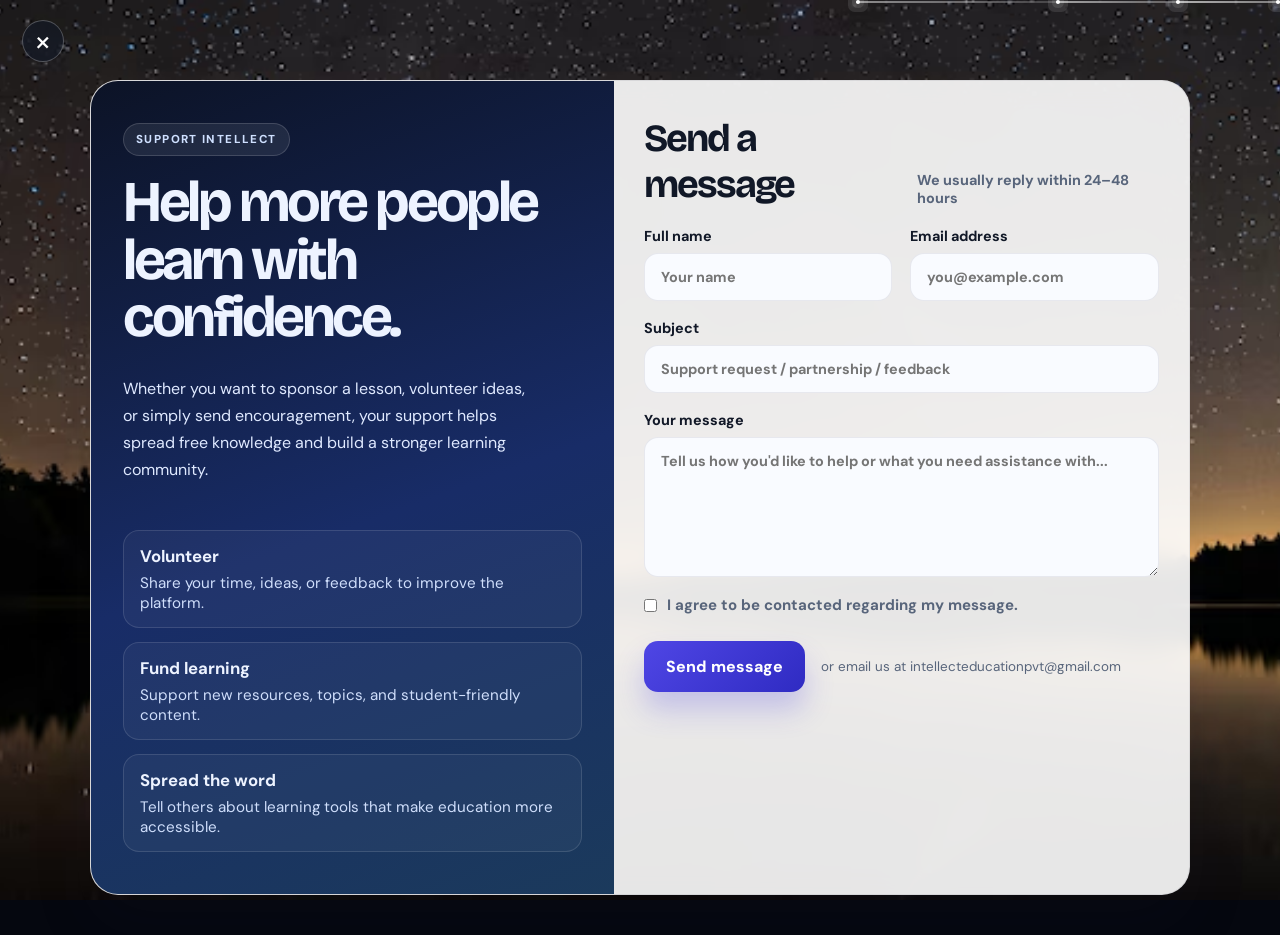
<file: form.html>
<!DOCTYPE html>
<html lang="en">
<head>
  <meta charset="UTF-8">
  <meta name="viewport" content="width=device-width, initial-scale=1.0">
  <title>Support INTELLECT</title>
  <link rel="icon" type="image/x-icon" href="olp/logo5.png">
  <link rel="preconnect" href="https://fonts.googleapis.com">
  <link rel="preconnect" href="https://fonts.gstatic.com" crossorigin>
  <link href="https://fonts.googleapis.com/css2?family=Bricolage+Grotesque:opsz,wght@12..96,200..800&family=DM+Sans:wght@400;500;700;800&display=swap" rel="stylesheet">
  <style>
    :root{
      --bg:#f4f7ff;
      --surface:#ffffff;
      --text:#111827;
      --muted:#58657b;
      --primary:#4f46e5;
      --primary-strong:#2f2bc2;
      --secondary:#1dc9b2;
      --accent:#ffd466;
      --line:rgba(17,24,39,.08);
      --shadow:0 30px 60px rgba(22,26,48,.12);
    }
    *{box-sizing:border-box;margin:0;padding:0}
    body{
      min-height:100vh;
      font-family:"DM Sans",system-ui,sans-serif;
      color:var(--text);
      background:#05070f;
    }
    a{text-decoration:none;color:inherit}
    button,input,textarea{font:inherit}

    /* Night-sky page background + shooting stars */
    .sky{position:fixed;inset:0;z-index:-1;overflow:hidden;pointer-events:none;background:#05070f url("olp/starry-lake.png") center/cover no-repeat; backdrop-filter: blur(8px);
  -webkit-backdrop-filter: blur(8px); /* Safari support */}
    .star{position:absolute;top:0;right:var(--x,0);width:4px;height:4px;border-radius:50%;background:#fff;box-shadow:0 0 0 4px rgba(255,255,255,.1),0 0 0 8px rgba(255,255,255,.1),0 0 20px rgba(255,255,255,.1);animation:shoot var(--dur,3s) linear var(--delay,0s) infinite}
    .star::before{content:"";position:absolute;top:50%;transform:translateY(-50%);width:300px;height:1px;background:linear-gradient(90deg,#fff,transparent)}
    .star:nth-child(1){--x:0;--dur:1s;--delay:0s}
    .star:nth-child(2){--x:100px;--dur:3s;--delay:.2s}
    .star:nth-child(3){--x:220px;--dur:2.75s;--delay:2.75s}
    .star:nth-child(4){--x:-220px;--dur:1.6s;--delay:1.6s}
    .star:nth-child(5){--x:-600px;--dur:2.6s;--delay:2.6s}
    .star:nth-child(6){--x:420px;--dur:1s;--delay:1.2s}
    @keyframes shoot{
      0%{transform:rotate(315deg) translateX(0);opacity:1}
      70%{opacity:1}
      100%{transform:rotate(315deg) translateX(-1000px);opacity:0}
    }
    @media (prefers-reduced-motion:reduce){.star{animation:none;opacity:0}}
    .close{
      position:fixed;left:22px;top:20px;z-index:20;
      width:42px;height:42px;border-radius:50%;
      display:grid;place-items:center;
      background:rgba(17,24,39,.6);border:1px solid rgba(255,255,255,.25);-webkit-backdrop-filter:blur(10px);backdrop-filter:blur(10px);
      color:#fff;font-size:2rem;line-height:1
    }
    main{display:grid;place-items:center;min-height:100vh;padding:80px 20px 40px}
    .panel{
      width:min(1100px,100%);display:grid;grid-template-columns:1fr 1.1fr;overflow:hidden;
      background:rgba(255,255,255,.9);border:1px solid var(--line);border-radius:28px;box-shadow:var(--shadow);-webkit-backdrop-filter:blur(14px);backdrop-filter:blur(14px)
    }
    .side-panel{
      background:linear-gradient(160deg,#0c1326,#182c67 54%,#1b3a5c);
      color:#edf3ff;padding:42px 32px;display:flex;flex-direction:column;justify-content:space-between;gap:28px;
    }
    .badge{display:inline-flex;align-items:center;padding:8px 12px;border-radius:999px;background:rgba(255,255,255,.08);border:1px solid rgba(255,255,255,.15);font-size:.72rem;letter-spacing:.12em;text-transform:uppercase;color:#cfe0ff;font-weight:800}
    .side-panel h1{font-family:"Bricolage Grotesque","DM Sans",sans-serif;font-size:clamp(2.4rem,4.5vw,4rem);line-height:1;letter-spacing:-.06em;margin-top:18px}
    .side-panel p{color:#dfe9ff;max-width:38ch;line-height:1.7}
    .info-stack{display:grid;gap:14px;margin-top:18px}
    .info-item{padding:14px 16px;border:1px solid rgba(255,255,255,.12);border-radius:16px;background:rgba(255,255,255,.04)}
    .info-item strong{display:block;font-size:1.05rem}
    .info-item span{display:block;margin-top:6px;color:#cfdefb;font-size:.95rem}

    .form-panel{padding:34px 30px 28px}
    .heading{display:flex;justify-content:space-between;align-items:end;gap:18px;margin-bottom:20px}
    .heading h2{font-family:"Bricolage Grotesque","DM Sans",sans-serif;font-size:clamp(2rem,3vw,2.8rem);letter-spacing:-.05em}
    .heading span{color:var(--muted);font-size:.9rem;font-weight:700}
    form{display:grid;gap:18px}
    .input-grid{display:grid;grid-template-columns:1fr 1fr;gap:18px}
    label{display:grid;gap:8px;color:var(--text);font-weight:700;font-size:.9rem}
    input,textarea{
      width:100%;border:1px solid var(--line);background:#f9fbff;border-radius:14px;padding:14px 16px;color:var(--text);outline:none;transition:border-color .2s, box-shadow .2s
    }
    input:focus,textarea:focus{border-color:rgba(79,70,229,.45);box-shadow:0 0 0 4px rgba(79,70,229,.08)}
    textarea{resize:vertical;min-height:140px}
    .checkbox-row{display:flex;align-items:center;gap:10px;color:var(--muted);font-size:.94rem}
    .checkbox-row input{width:auto;accent-color:var(--primary)}
    .submit-row{display:flex;align-items:center;gap:16px;flex-wrap:wrap;margin-top:8px}
    button[type="submit"]{
      border:0;cursor:pointer;border-radius:14px;padding:15px 22px;background:linear-gradient(135deg,var(--primary),var(--primary-strong));
      color:#fff;font-weight:800;box-shadow:0 18px 28px rgba(79,70,229,.25)
    }
    .note{color:var(--muted);font-size:.84rem}
    .success{display:none;color:#0b7b5f;font-weight:800}
    .success.show{display:block}
    .error{display:none;color:#b91c1c;font-weight:800}
    .error.show{display:block}
    button[type="submit"]:disabled{opacity:.6;cursor:not-allowed}
    @media (max-width: 860px){
      .panel{grid-template-columns:1fr}
      .side-panel{padding-bottom:26px}
    }
    @media (max-width: 560px){
      .input-grid{grid-template-columns:1fr}
      .form-panel{padding:24px 18px}
      .close{left:14px;top:14px}
    }
  </style>
</head>
<body>
  <div class="sky" aria-hidden="true">
    <span class="star"></span>
    <span class="star"></span>
    <span class="star"></span>
    <span class="star"></span>
    <span class="star"></span>
    <span class="star"></span>
  </div>

  <a href="index.html" aria-label="Go back home" class="close">&times;</a>

  <main>
    <section class="panel">
      <aside class="side-panel">
        <div>
          <span class="badge">Support INTELLECT</span>
          <h1>Help more people learn with confidence.</h1>
        </div>

        <p>Whether you want to sponsor a lesson, volunteer ideas, or simply send encouragement, your support helps spread free knowledge and build a stronger learning community.</p>

        <div class="info-stack">
          <div class="info-item">
            <strong>Volunteer</strong>
            <span>Share your time, ideas, or feedback to improve the platform.</span>
          </div>
          <div class="info-item">
            <strong>Fund learning</strong>
            <span>Support new resources, topics, and student-friendly content.</span>
          </div>
          <div class="info-item">
            <strong>Spread the word</strong>
            <span>Tell others about learning tools that make education more accessible.</span>
          </div>
        </div>
      </aside>

      <div class="form-panel">
        <div class="heading">
          <h2>Send a message</h2>
          <span>We usually reply within 24–48 hours</span>
        </div>

        <form id="supportForm" autocomplete="on">
          <div class="input-grid">
            <label>
              Full name
              <input type="text" name="name" placeholder="Your name" required>
            </label>
            <label>
              Email address
              <input type="email" name="email" placeholder="you@example.com" required>
            </label>
          </div>

          <label>
            Subject
            <input type="text" name="subject" placeholder="Support request / partnership / feedback" required>
          </label>

          <label>
            Your message
            <textarea name="message" placeholder="Tell us how you'd like to help or what you need assistance with..." required></textarea>
          </label>

          <label class="checkbox-row">
            <input type="checkbox" name="consent" required>
            I agree to be contacted regarding my message.
          </label>

          <div class="submit-row">
            <button type="submit" id="submitbutton">Send message</button>
            <span class="note">or email us at <a href="mailto:intellectedupvt@gmail.com">intellecteducationpvt@gmail.com</a></span>
          </div>

          <div class="success" id="successMessage" role="status">Thanks for reaching out — your message has been sent.</div>
          <div class="error" id="errorMessage" role="alert">Something went wrong. Please try again.</div>
        </form>
      </div>
    </section>
  </main>

  <script>
    // Paste your deployed Apps Script Web App URL here (must end with /exec)
    const SCRIPT_URL = "https://script.google.com/macros/s/AKfycbzDSCrnD3XLo626MOd9ciQ6YClGSU3KXKTQG8eSBgi2naNPd52i6uIMr288h2_RJ7dO/exec";

    const form = document.getElementById('supportForm');
    const success = document.getElementById('successMessage');
    const errorBox = document.getElementById('errorMessage');
    const submitBtn = document.getElementById('submitbutton');

    form.addEventListener('submit', async function (event) {
      event.preventDefault();
      success.classList.remove('show');
      errorBox.classList.remove('show');
      submitBtn.disabled = true;
      submitBtn.textContent = 'Sending...';

      // Keys here MUST match the header names in row 1 of your Google Sheet
      const data = new URLSearchParams({
        name: form.elements['name'].value.trim(),
        email: form.elements['email'].value.trim(),
        subject: form.elements['subject'].value.trim(),
        message: form.elements['message'].value.trim(),
        consent: form.elements['consent'].checked ? 'Yes' : 'No'
      });

      try {
        const res = await fetch(SCRIPT_URL, { method: 'POST', body: data });
        const result = await res.json();
        if (result.result !== 'success') throw new Error(result.error || 'Unknown error');
        success.classList.add('show');
        form.reset();
      } catch (err) {
        console.error(err);
        errorBox.classList.add('show');
      } finally {
        submitBtn.disabled = false;
        submitBtn.textContent = 'Send message';
      }
    });
  </script>
</body>
</html>
</file>
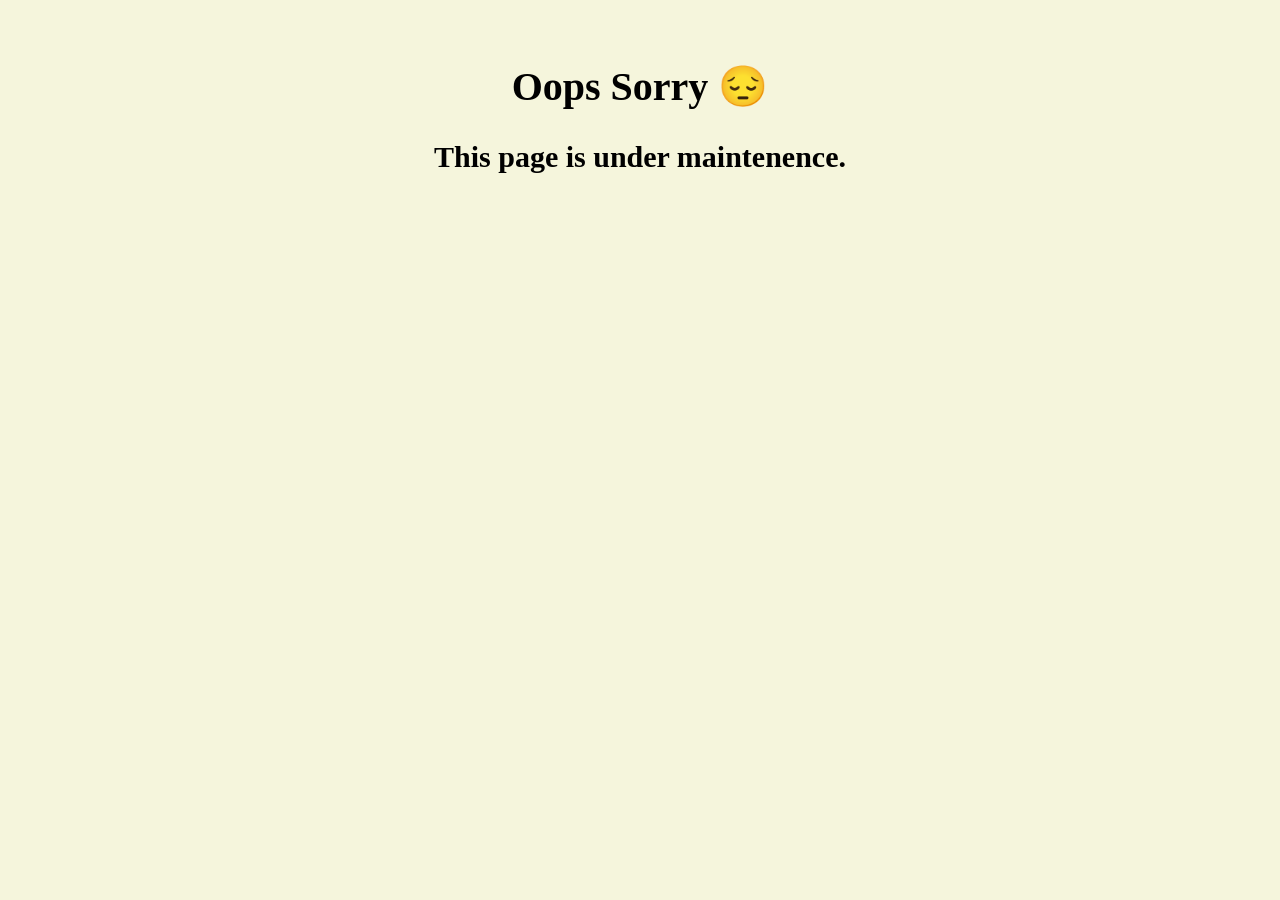
<file: inprogress.html>
<!DOCTYPE html>
<html lang="en">

<head>
    <meta charset="UTF-8">
    <meta name="viewport" content="width=device-width, initial-scale=1.0">
    <title>INTELLECT</title>
    <link rel="icon" type="image/x-icon" href="olp/logo5.png">
</head>

<body>

    <H1>Oops Sorry 😔</H1>
    <p> This page is under maintenence. </p>
    <style>
        * {
            background-color: beige;
        }

        h1 {
            font-size: 40px;
            text-align: center;
            margin-top: 5%;
            font-weight: 900;
        }

        p {
            font-size: 30px;
            text-align: center;
            font-weight: 800;
        }
    </style>
</body>

</html>
</file>
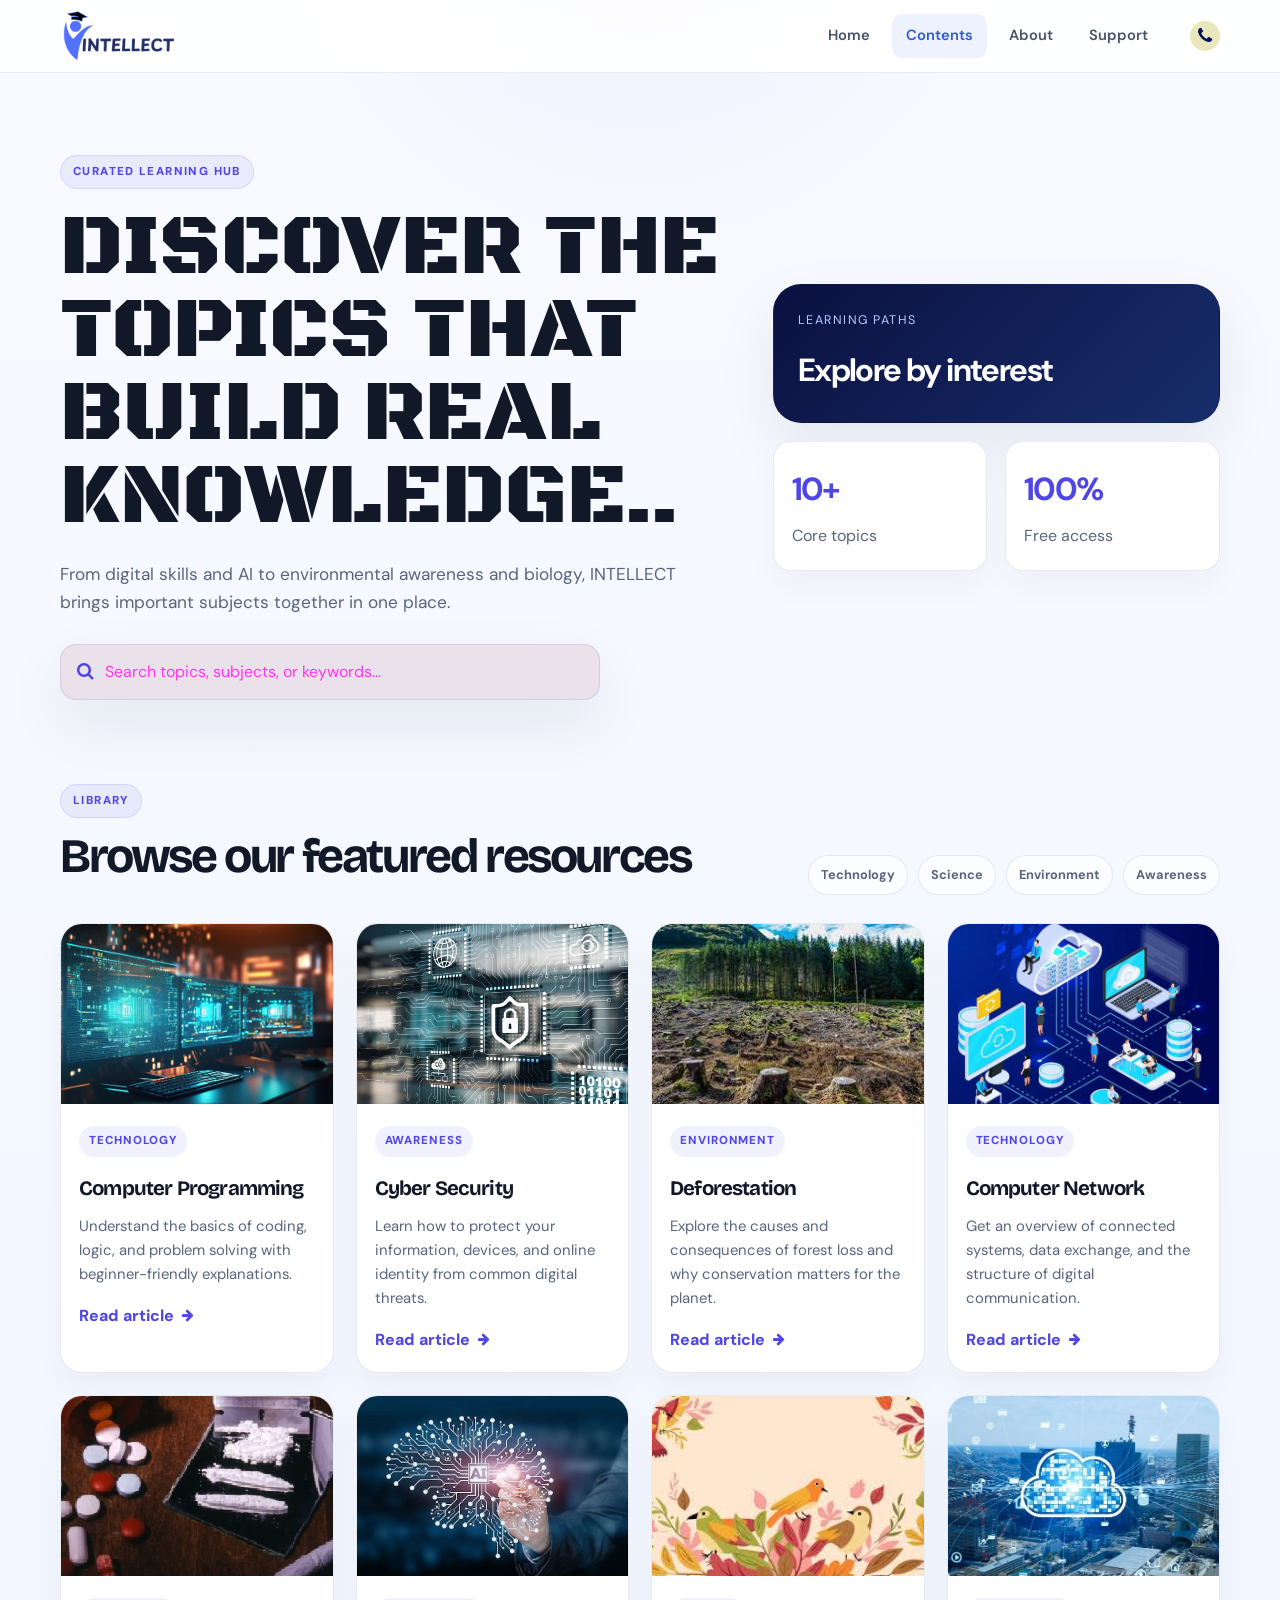
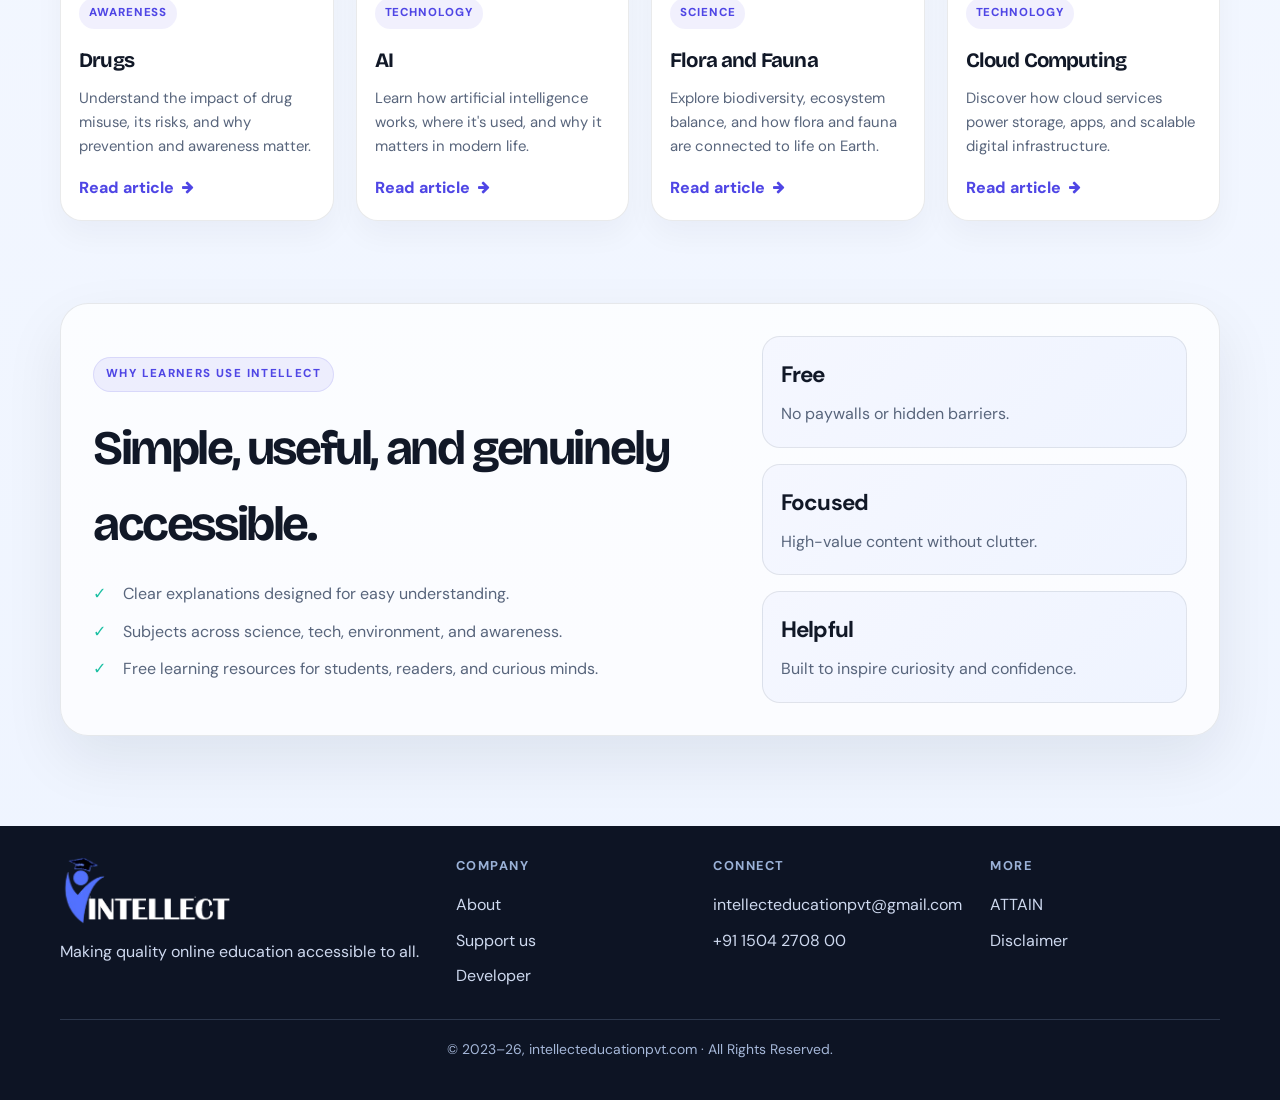
<file: mweb.html>
<!DOCTYPE html>
<html lang="en">
<head>
  <meta charset="UTF-8">
  <meta name="viewport" content="width=device-width, initial-scale=1.0">
  <meta name="description" content="Explore the INTELLECT learning library and discover free educational resources.">
  <title>Learning Library | INTELLECT</title>
  <link rel="icon" type="image/x-icon" href="olp/logo5.png">
  <link rel="preconnect" href="https://fonts.googleapis.com">
  <link rel="preconnect" href="https://fonts.gstatic.com" crossorigin>
  <link href="https://fonts.googleapis.com/css2?family=Bricolage+Grotesque:opsz,wght@12..96,200..800&family=DM+Sans:wght@400;500;700;800&display=swap" rel="stylesheet">
  <link rel="stylesheet" href="https://cdnjs.cloudflare.com/ajax/libs/font-awesome/4.7.0/css/font-awesome.min.css">
  <link rel="stylesheet" href="mweb.css">
  <link rel="preconnect" href="https://fonts.googleapis.com">
<link rel="preconnect" href="https://fonts.gstatic.com" crossorigin>
<link href="https://fonts.googleapis.com/css2?family=Black+Ops+One&display=swap" rel="stylesheet">
</head>
<body>
  <header class="navbar">
    <div class="nav-inner">
      <a href="index.html" aria-label="INTELLECT home">
        <img class="logo" src="olp/logomain2.png" alt="INTELLECT logo" width="185" height="52">
      </a>

      <nav aria-label="Main navigation">
        <ul class="nav-links">
          <li><a href="index.html">Home</a></li>
          <li><a class="active" href="contents.html" aria-current="page">Contents</a></li>
          <li><a href="about.html">About</a></li>
          <li><a href="form.html">Support</a></li>
        </ul>
      </nav>

      <a class="faq-button" href="tel:+911504270800" aria-label="Call us">
        <i class="fa fa-phone call" aria-hidden="true"></i>
        <span class="tooltip">+91 1504270800</span>
      </a>
    </div>
  </header>

  <main>
      <section class="hero-section">
        <div class="wrap hero-grid">
          <div class="hero-copy">
            <span class="eyebrow">Curated learning hub</span>
            <h1>DISCOVER THE TOPICS THAT BUILD REAL KNOWLEDGE..</h1>
            <p>From digital skills and AI to environmental awareness and biology, INTELLECT brings important subjects together in one place.</p>
            <div class="search-box">
              <i class="fa fa-search" aria-hidden="true"></i>
              <input id="resourceSearch" type="search" placeholder="Search topics, subjects, or keywords..." aria-label="Search learning topics">
            </div>
          </div>

          <div class="hero-side">
            <div class="mini-panel">
              <span>Learning paths</span>
              <strong>Explore by interest</strong>
            </div>
            <div class="stat-stack">
              <div>
                <strong>10+</strong>
                <span>Core topics</span>
              </div>
              <div>
                <strong>100%</strong>
                <span>Free access</span>
              </div>
            </div>
          </div>
        </div>
      </section>

      <section class="library-section">
        <div class="wrap">
          <div class="section-label-row">
            <div>
              <span class="eyebrow">Library</span>
              <h2>Browse our featured resources</h2>
            </div>
            <div class="filter-tags">
              <span>Technology</span>
              <span>Science</span>
              <span>Environment</span>
              <span>Awareness</span>
            </div>
          </div>

          <div class="resource-grid" id="resourceGrid">
            <article class="resource-card" data-name="computer programming" data-tags="programming code logic development software">
              <img src="compprogram2.png" alt="Computer programming">
              <div class="resource-content">
                <span class="chip">Technology</span>
                <h3>Computer Programming</h3>
                <p>Understand the basics of coding, logic, and problem solving with beginner-friendly explanations.</p>
                <a href="compprogram.html">Read article <i class="fa fa-arrow-right"></i></a>
              </div>
            </article>

            <article class="resource-card" data-name="cyber security" data-tags="security cyber privacy digital safety online awareness">
              <img src="olp/cyberbaner2.jpeg" alt="Cyber security">
              <div class="resource-content">
                <span class="chip">Awareness</span>
                <h3>Cyber Security</h3>
                <p>Learn how to protect your information, devices, and online identity from common digital threats.</p>
                <a href="web2.html">Read article <i class="fa fa-arrow-right"></i></a>
              </div>
            </article>

            <article class="resource-card" data-name="deforestation" data-tags="environment forest climate ecology nature">
              <img src="olp/forest.jpeg" alt="Deforestation">
              <div class="resource-content">
                <span class="chip">Environment</span>
                <h3>Deforestation</h3>
                <p>Explore the causes and consequences of forest loss and why conservation matters for the planet.</p>
                <a href="para.html">Read article <i class="fa fa-arrow-right"></i></a>
              </div>
            </article>

            <article class="resource-card" data-name="computer network" data-tags="network internet communication systems connectivity">
              <img src="olp/comp.jpeg" alt="Computer network">
              <div class="resource-content">
                <span class="chip">Technology</span>
                <h3>Computer Network</h3>
                <p>Get an overview of connected systems, data exchange, and the structure of digital communication.</p>
                <a href="networks.html">Read article <i class="fa fa-arrow-right"></i></a>
              </div>
            </article>

            <article class="resource-card" data-name="drugs" data-tags="health addiction awareness prevention society">
              <img src="olp/drug2.jpeg" alt="Drugs and addiction">
              <div class="resource-content">
                <span class="chip">Awareness</span>
                <h3>Drugs</h3>
                <p>Understand the impact of drug misuse, its risks, and why prevention and awareness matter.</p>
                <a href="web.html">Read article <i class="fa fa-arrow-right"></i></a>
              </div>
            </article>

            <article class="resource-card" data-name="ai" data-tags="artificial intelligence future machine learning robotics technology">
              <img src="olp/ai4.jpeg" alt="AI">
              <div class="resource-content">
                <span class="chip">Technology</span>
                <h3>AI</h3>
                <p>Learn how artificial intelligence works, where it's used, and why it matters in modern life.</p>
                <a href="aii.html">Read article <i class="fa fa-arrow-right"></i></a>
              </div>
            </article>

            <article class="resource-card" data-name="flora and fauna" data-tags="biology nature plants animals ecosystem wildlife biodiversity">
              <img src="olp/flora.jpeg" alt="Flora and fauna">
              <div class="resource-content">
                <span class="chip">Science</span>
                <h3>Flora and Fauna</h3>
                <p>Explore biodiversity, ecosystem balance, and how flora and fauna are connected to life on Earth.</p>
                <a href="flora.html">Read article <i class="fa fa-arrow-right"></i></a>
              </div>
            </article>

            <article class="resource-card" data-name="cloud computing" data-tags="cloud computing storage internet infrastructure technology">
              <img src="olp/cloud2.jpeg" alt="Cloud computing">
              <div class="resource-content">
                <span class="chip">Technology</span>
                <h3>Cloud Computing</h3>
                <p>Discover how cloud services power storage, apps, and scalable digital infrastructure.</p>
                <a href="cloud.html">Read article <i class="fa fa-arrow-right"></i></a>
              </div>
            </article>
          </div>
        </div>
      </section>

      <section class="benefits-section">
        <div class="wrap benefits-wrap">
          <div class="benefit-copy">
            <span class="eyebrow">Why learners use INTELLECT</span>
            <h2>Simple, useful, and genuinely accessible.</h2>
            <ul>
              <li>Clear explanations designed for easy understanding.</li>
              <li>Subjects across science, tech, environment, and awareness.</li>
              <li>Free learning resources for students, readers, and curious minds.</li>
            </ul>
          </div>

          <div class="benefit-panel">
            <div class="benefit-item">
              <strong>Free</strong>
              <span>No paywalls or hidden barriers.</span>
            </div>
            <div class="benefit-item">
              <strong>Focused</strong>
              <span>High-value content without clutter.</span>
            </div>
            <div class="benefit-item">
              <strong>Helpful</strong>
              <span>Built to inspire curiosity and confidence.</span>
            </div>
          </div>
        </div>
      </section>
    </main>

    <footer class="site-footer">
      <div class="wrap footer-grid">
        <div>
          <img src="olp/logo3NW.png" alt="INTELLECT footer logo" class="footer-logo">
          <p>Making quality online education accessible to all.</p>
        </div>
        <div>
          <h3>Company</h3>
          <ul>
            <li><a href="about.html">About</a></li>
            <li><a href="form.html">Support us</a></li>
            <li><a href="portfolio.html" target="_blank">Developer</a></li>
          </ul>
        </div>
        <div>
          <h3>Connect</h3>
          <ul>
            <li><a href="mailto:intellectsupport@gmail.com">intellecteducationpvt@gmail.com</a></li>
            <li><a href="tel:+910082452944">+91 1504 2708 00</a></li>
          </ul>
        </div>
        <div>
          <h3>More</h3>
          <ul>
            <li><a href="attain.html" target="_blank">ATTAIN</a></li>
            <li><a href="disclaimer.html" target="_blank">Disclaimer</a></li>
          </ul>
        </div>
      </div>
      <div class="wrap footer-bottom">© 2023–26, intellecteducationpvt.com · All Rights Reserved.</div>
    </footer>

    <script>
      const searchInput = document.getElementById('resourceSearch');
      const cards = [...document.querySelectorAll('.resource-card')];

      if (searchInput) {
        searchInput.addEventListener('input', function () {
          const term = this.value.trim().toLowerCase();
          cards.forEach(card => {
            const text = (card.dataset.name + ' ' + card.dataset.tags + ' ' + card.textContent).toLowerCase();
            const visible = !term || text.includes(term);
            card.style.display = visible ? '' : 'none';
          });
        });
      }
    </script>
  </body>
  </html>
</file>
<file: mweb.css>
:root{
  --bg:#f5f7ff;
  --bg-strong:#edf3ff;
  --surface:#ffffff;
  --surface-soft:#f3f7ff;
  --text:#111827;
  --muted:#58657c;
  --primary:#4f46e5;
  --primary-strong:#2f2bc2;
  --secondary:#1bc0a3;
  --accent:#ffc857;
  --line:rgba(17,24,39,.09);
  --shadow:0 24px 60px rgba(17,24,39,.08);
}

*{box-sizing:border-box;margin:0;padding:0}
html{scroll-behavior:smooth}
body{
  font-family:"DM Sans",system-ui,sans-serif;
  background:radial-gradient(60% 35% at 50% -10%,rgba(79,70,229,.10),transparent 55%),
             linear-gradient(180deg,#f8faff 0%,#eef4ff 100%);
  color:var(--text);
  line-height:1.6;
}
img{max-width:100%;display:block}
a{text-decoration:none;color:inherit}
input{font:inherit}
.wrap{width:min(1160px,calc(100% - 36px));margin:auto}
.eyebrow{
  display:inline-flex;
  align-items:center;
  padding:7px 12px;
  border-radius:999px;
  background:rgba(79,70,229,.08);
  border:1px solid rgba(79,70,229,.12);
  color:var(--primary);
  font-size:.72rem;
  font-weight:800;
  letter-spacing:.12em;
  text-transform:uppercase
}

.navbar{position:sticky;top:0;z-index:100;background:rgba(255,255,255,.86);-webkit-backdrop-filter:blur(16px);backdrop-filter:blur(16px);border-bottom:1px solid rgba(228,231,236,.8)}
.nav-inner{width:min(1160px,calc(100% - 40px));margin:auto;min-height:72px;display:flex;align-items:center;justify-content:space-between;gap:28px}
.logo{height:52px;width:auto;flex:none}
.nav-inner nav{margin-left:auto}
.nav-links{display:flex;align-items:center;gap:8px;list-style:none}
.nav-links a{display:block;padding:10px 14px;color:#475467;font-size:.92rem;font-weight:600;border-radius:10px;transition:.2s ease}
.nav-links a:hover,.nav-links a.active{color:#3157d5;background:#eef2ff}

.faq-button{position:relative;flex:none;width:30px;height:30px;border-radius:50%;background:rgb(233,231,187);display:flex;align-items:center;justify-content:center}
.faq-button .call{font-size:18px;color:rgb(5,19,97)}
.faq-button:hover .call{animation:jello-vertical .7s both}
@keyframes jello-vertical{
  0%{transform:scale3d(1,1,1)}
  30%{transform:scale3d(.75,1.25,1)}
  40%{transform:scale3d(1.25,.75,1)}
  50%{transform:scale3d(.85,1.15,1)}
  65%{transform:scale3d(1.05,.95,1)}
  75%{transform:scale3d(.95,1.05,1)}
  100%{transform:scale3d(1,1,1)}
}
.faq-button .tooltip{position:absolute;top:20px;right:0;z-index:5;display:flex;align-items:center;justify-content:center;white-space:nowrap;opacity:0;background:#fff;color:#000;border:4px double rgb(236,158,94);padding:7px 13px;border-radius:10px;pointer-events:none;transition-duration:.2s}
.faq-button .tooltip::before{content:"";position:absolute;right:12px;bottom:85%;width:10px;height:10px;background:#fff;transform:rotate(45deg)}
.faq-button:hover .tooltip,.faq-button:focus-visible .tooltip{top:40px;opacity:1;transition-duration:.3s}

.hero-section{padding:82px 0 32px}
.hero-grid{display:grid;grid-template-columns:1.2fr .8fr;align-items:center;gap:42px}
.hero-copy h1{
  margin-top:18px;font-size:clamp(3rem,7vw,5.4rem);line-height:.96; 
  font-family: "Black Ops One", system-ui;
  font-weight: 100;
  font-style: normal;
}
.hero-copy p{margin-top:22px;max-width:620px;color:var(--muted);font-size:1.08rem}
.search-box{
  width:min(540px,100%);margin-top:28px;display:flex;align-items:center;gap:12px;
  padding:14px 16px;border:1px solid rgba(79,70,229,.14);border-radius:16px;background:rgb(235, 225, 234);
  box-shadow:var(--shadow)
}
.search-box i{color:var(--primary);font-size:1.1rem}
.search-box input{flex:1;border:0;background:transparent;outline:none;color:var(--text);font-size:1rem}
.search-box input::placeholder{color:#ff35ee}

.hero-side{display:grid;gap:18px}
.mini-panel{
  padding:26px 24px;border:1px solid var(--line);border-radius:28px;
  background:linear-gradient(135deg,#0b1140,#182d6c);color:#fff;box-shadow:var(--shadow)
}
.mini-panel span{display:block;font-size:.78rem;letter-spacing:.12em;text-transform:uppercase;color:#b9c7ff}
.mini-panel strong{display:block;margin-top:14px;font-size:2rem;letter-spacing:-.05em}
.stat-stack{display:grid;grid-template-columns:repeat(2,1fr);gap:18px}
.stat-stack>div{padding:22px 18px;border:1px solid var(--line);background:var(--surface);border-radius:18px;box-shadow:0 14px 32px rgba(17,24,39,.04)}
.stat-stack strong{display:block;font-size:2rem;letter-spacing:-.06em;color:var(--primary)}
.stat-stack span{display:block;margin-top:8px;color:var(--muted)}

.library-section{padding:52px 0 70px}
.section-label-row{display:flex;align-items:flex-end;justify-content:space-between;gap:20px;margin-bottom:28px}
.section-label-row h2{font-family:"Bricolage Grotesque","DM Sans",sans-serif;font-size:clamp(2rem,4vw,3rem);letter-spacing:-.05em}
.filter-tags{display:flex;gap:10px;flex-wrap:wrap}
.filter-tags span{padding:9px 12px;border:1px solid var(--line);border-radius:999px;background:rgba(255,255,255,.7);color:var(--muted);font-size:.8rem;font-weight:700}

.resource-grid{display:grid;grid-template-columns:repeat(4,minmax(0,1fr));gap:22px}
.resource-card{
  background:var(--surface);border:1px solid var(--line);border-radius:22px;overflow:hidden;
  box-shadow:0 14px 30px rgba(17,24,39,.04);transition:transform .25s ease,box-shadow .25s ease,border-color .25s ease
}
.resource-card:hover{transform:translateY(-4px);box-shadow:var(--shadow);border-color:rgba(79,70,229,.25)}
.resource-card img{height:180px;object-fit:cover;width:100%}
.resource-content{padding:22px 18px 20px}
.chip{display:inline-flex;padding:6px 10px;border-radius:999px;background:rgba(79,70,229,.08);color:var(--primary);font-size:.72rem;font-weight:800;letter-spacing:.08em;text-transform:uppercase}
.resource-content h3{margin-top:16px;font-size:1.28rem;letter-spacing:-.04em;font-family:"Bricolage Grotesque","DM Sans",sans-serif}
.resource-content p{margin-top:10px;color:var(--muted);font-size:.93rem}
.resource-content a{display:inline-flex;align-items:center;gap:8px;margin-top:16px;color:var(--primary);font-weight:800}
.resource-content a i{font-size:.85rem}

.benefits-section{padding:12px 0 90px}
.benefits-wrap{display:grid;grid-template-columns:1.2fr .8fr;gap:32px;align-items:center;padding:32px;border:1px solid var(--line);border-radius:28px;background:rgba(255,255,255,.72);box-shadow:var(--shadow)}
.benefit-copy h2{margin-top:18px;font-size:clamp(2rem,4vw,3rem);letter-spacing:-.05em;font-family:"Bricolage Grotesque","DM Sans",sans-serif}
.benefit-copy ul{list-style:none;margin-top:18px;display:grid;gap:12px}
.benefit-copy li{position:relative;padding-left:30px;color:var(--muted)}
.benefit-copy li::before{content:"\2713";position:absolute;left:0;top:0;color:var(--secondary);font-weight:800}
.benefit-panel{display:grid;gap:16px}
.benefit-item{padding:20px 18px;border:1px solid var(--line);border-radius:18px;background:linear-gradient(135deg,#f5f7ff,#eff4ff)}
.benefit-item strong{display:block;font-size:1.4rem;letter-spacing:-.04em}
.benefit-item span{display:block;margin-top:8px;color:var(--muted)}

.site-footer{padding:30px 0 40px;background:#0d1424;color:#edf3ff}
.footer-grid{display:grid;grid-template-columns:1.6fr 1fr 1fr 1fr;gap:28px}
.footer-logo{width:170px;margin-bottom:14px}
.site-footer p,.site-footer li,.site-footer a{color:#ced9ef}
.site-footer h3{font-size:.8rem;letter-spacing:.12em;text-transform:uppercase;color:#9bb2d8;margin-bottom:16px}
.site-footer ul{list-style:none;display:grid;gap:10px}
.footer-bottom{margin-top:30px;padding-top:18px;border-top:1px solid rgba(155,178,216,.22);color:#a5b7d8;font-size:.87rem;text-align:center}


@media(max-width:980px){
  .hero-grid,.benefits-wrap{grid-template-columns:1fr}
  .resource-grid{grid-template-columns:repeat(2,minmax(0,1fr))}
}
@media(max-width:700px){
  .nav-inner{flex-wrap:wrap;gap:6px 12px;padding:8px 0}
  .logo{height:42px}
  .nav-inner nav{order:3;flex-basis:100%;margin:0}
  .nav-links{justify-content:center;flex-wrap:wrap;gap:4px}
  .nav-links a{padding:8px 10px;font-size:.85rem}
  .resource-grid{grid-template-columns:1fr}
  .section-label-row{flex-direction:column;align-items:flex-start}
  .footer-grid{grid-template-columns:1fr 1fr}
}
@media(max-width:480px){
  .wrap{width:calc(100% - 24px)}
  .hero-section{padding-top:52px}
  .search-box{padding:12px 14px}
  .footer-grid{grid-template-columns:1fr}
}
</file>
